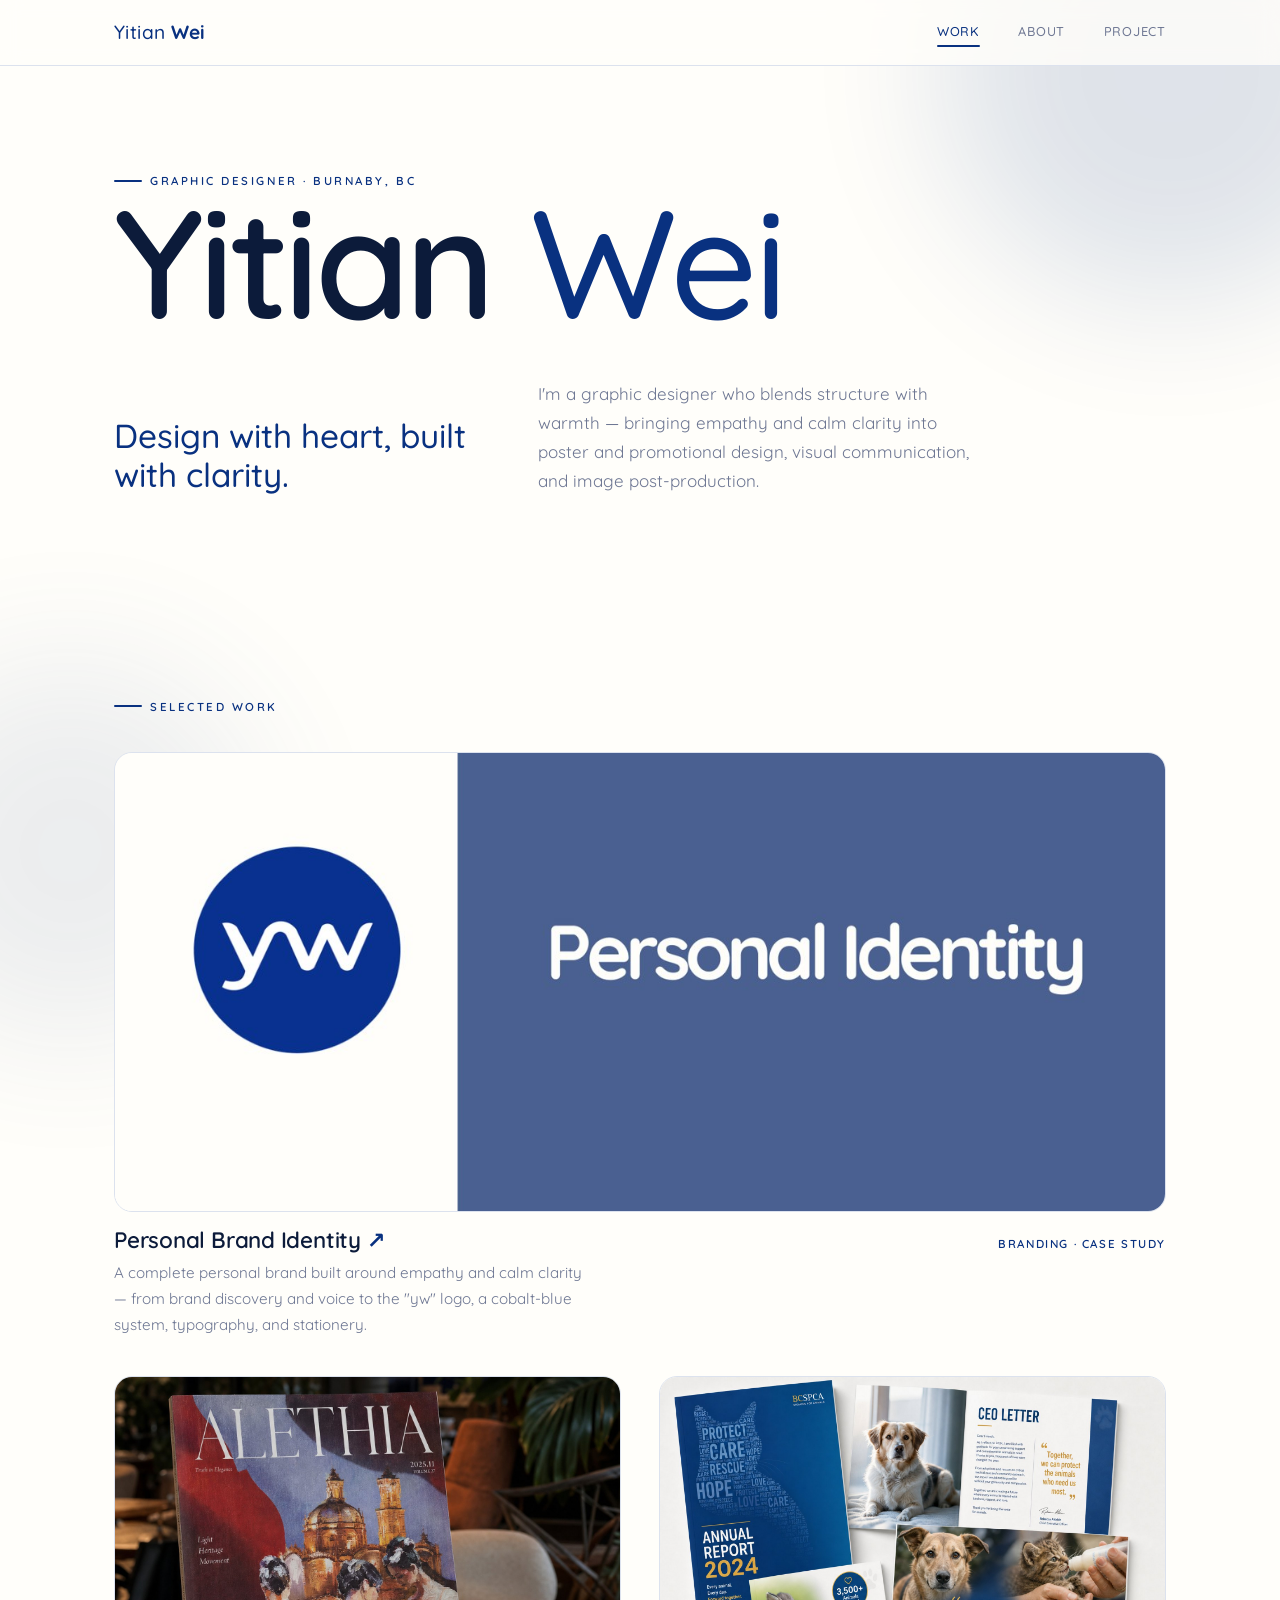
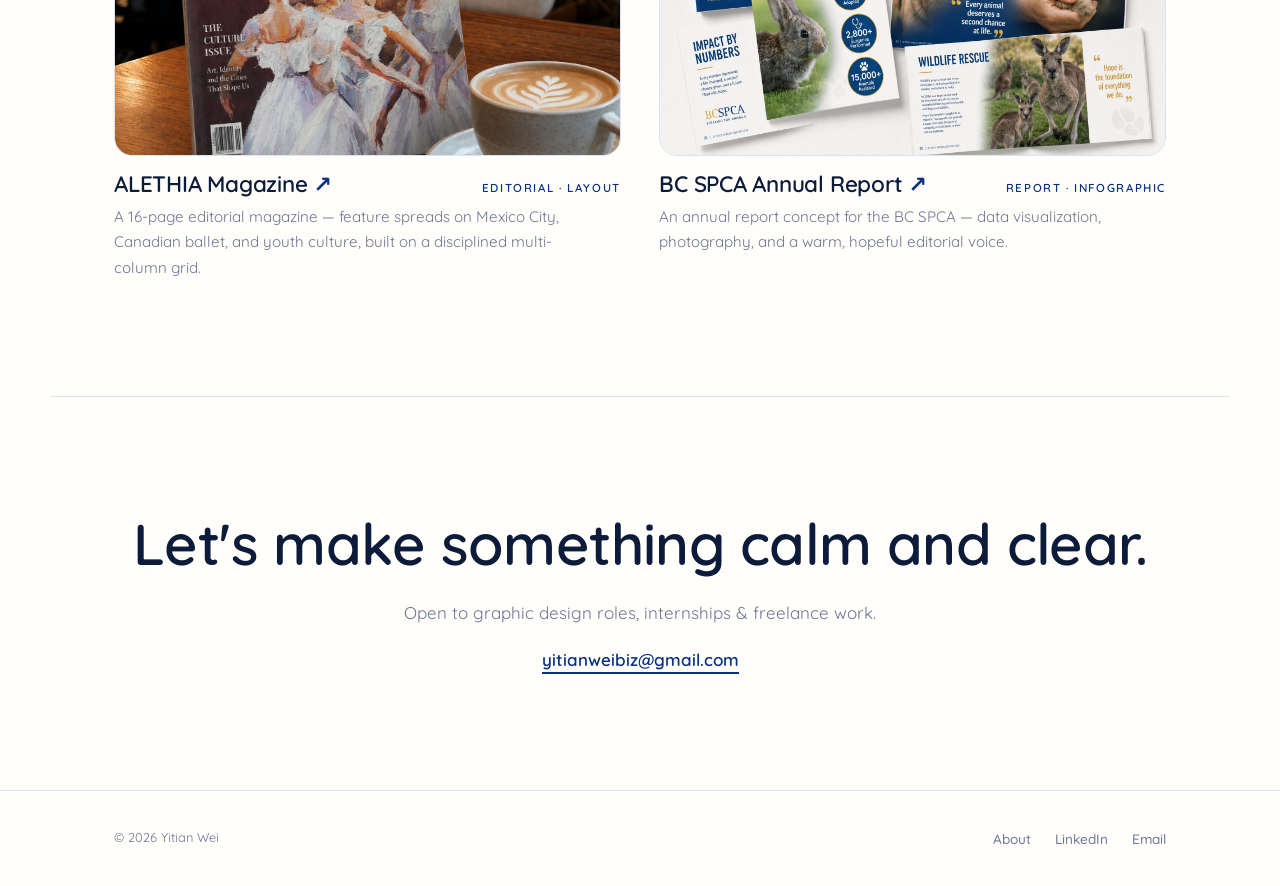
<file: index.html>
<!DOCTYPE html>
<html lang="en">
<head>
  <meta charset="UTF-8" />
  <meta name="viewport" content="width=device-width, initial-scale=1.0" />
  <title>Yitian Wei — Graphic Designer</title>
  <meta name="description" content="Yitian Wei is a graphic designer focused on poster and promotional design, visual communication, and image post-production." />
  <link rel="preconnect" href="https://fonts.googleapis.com" />
  <link rel="preconnect" href="https://fonts.gstatic.com" crossorigin />
  <link href="https://fonts.googleapis.com/css2?family=Quicksand:wght@300;400;500;600;700&display=swap" rel="stylesheet" />
  <link rel="stylesheet" href="css/styles.css" />
</head>
<body>
  <div class="blob blob--1"></div>
  <div class="blob blob--2"></div>

  <!-- NAV -->
  <nav class="nav">
    <div class="nav__inner">
      <a class="nav__logo" href="index.html">Yitian <b>Wei</b></a>
      <div class="nav__links">
        <a href="index.html" aria-current="page">Work</a>
        <a href="about.html">About</a>
        <a href="work-personal-identity.html">Project</a>
      </div>
    </div>
  </nav>

  <!-- HERO -->
  <header class="hero wrap">
    <p class="eyebrow reveal d1">Graphic Designer · Burnaby, BC</p>
    <h1 class="hero__name reveal d2">Yitian <span class="it">Wei</span></h1>
    <div class="hero__row">
      <p class="hero__headline reveal d3">Design with heart, built with clarity.</p>
      <p class="hero__intro reveal d4">
        I'm a graphic designer who blends structure with warmth — bringing empathy
        and calm clarity into poster and promotional design, visual communication,
        and image post-production.
      </p>
    </div>
  </header>

  <!-- WORKS -->
  <section class="section wrap" id="work">
    <p class="eyebrow reveal d1" style="margin-bottom:36px;">Selected Work</p>

    <div class="works">

      <!-- FEATURED PROJECT (links to the in-depth case study) -->
      <a class="work work--wide reveal d2" href="work-personal-identity.html">
        <div class="work__thumb">
          <img src="images/work-identity.jpg" alt="Personal Brand Identity — yw" />
        </div>
        <div class="work__meta">
          <h3 class="work__title">Personal Brand Identity <span class="work__arrow">↗</span></h3>
          <span class="work__tag">Branding · Case Study</span>
        </div>
        <p class="work__desc">A complete personal brand built around empathy and calm clarity — from brand discovery and voice to the "yw" logo, a cobalt-blue system, typography, and stationery.</p>
      </a>

      <!-- WORK 2 — ALETHIA Magazine -->
      <a class="work reveal d3" href="work-alethia.html">
        <div class="work__thumb">
          <img src="images/alethia-mk-cover-cafe.jpg" alt="ALETHIA editorial magazine — cover mockup" />
        </div>
        <div class="work__meta">
          <h3 class="work__title">ALETHIA Magazine <span class="work__arrow">↗</span></h3>
          <span class="work__tag">Editorial · Layout</span>
        </div>
        <p class="work__desc">A 16-page editorial magazine — feature spreads on Mexico City, Canadian ballet, and youth culture, built on a disciplined multi-column grid.</p>
      </a>

      <!-- WORK 3 — BC SPCA Annual Report -->
      <a class="work reveal d4" href="work-bcspca.html">
        <div class="work__thumb">
          <img src="images/bcspca-mk-pages.jpg" alt="BC SPCA annual report mockup" />
        </div>
        <div class="work__meta">
          <h3 class="work__title">BC SPCA Annual Report <span class="work__arrow">↗</span></h3>
          <span class="work__tag">Report · Infographic</span>
        </div>
        <p class="work__desc">An annual report concept for the BC SPCA — data visualization, photography, and a warm, hopeful editorial voice.</p>
      </a>

    </div>
  </section>

  <!-- END CTA -->
  <section class="endcta wrap">
    <h2>Let's make something calm and clear.</h2>
    <p class="muted">Open to graphic design roles, internships &amp; freelance work.</p>
    <p style="margin-top:18px;"><a class="big" href="mailto:yitianweibiz@gmail.com">yitianweibiz@gmail.com</a></p>
  </section>

  <!-- FOOTER -->
  <footer class="footer">
    <div class="footer__inner">
      <span class="copy">© 2026 Yitian Wei</span>
      <div style="display:flex; gap:24px;">
        <a href="about.html">About</a>
        <a href="https://www.linkedin.com/in/yitianw/" target="_blank" rel="noopener">LinkedIn</a>
        <a href="mailto:yitianweibiz@gmail.com">Email</a>
      </div>
    </div>
  </footer>

</body>
</html>
</file>
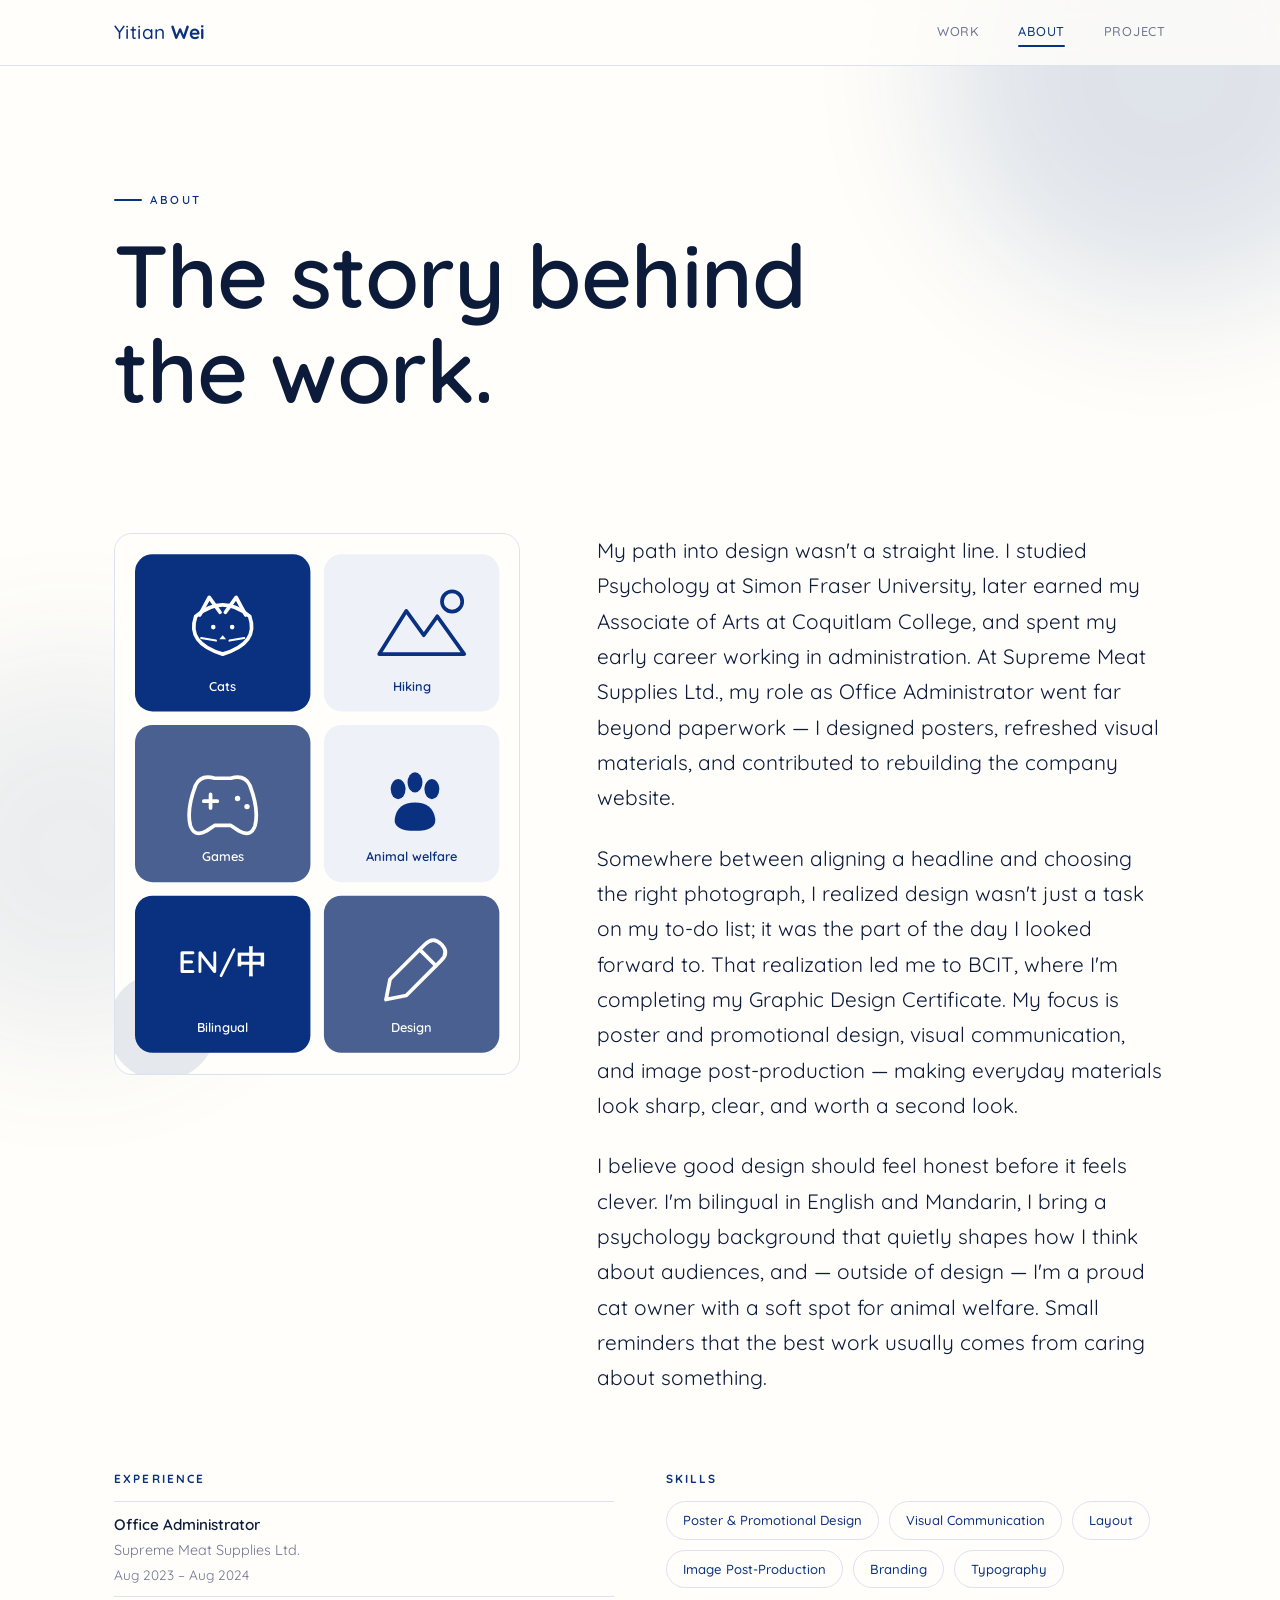
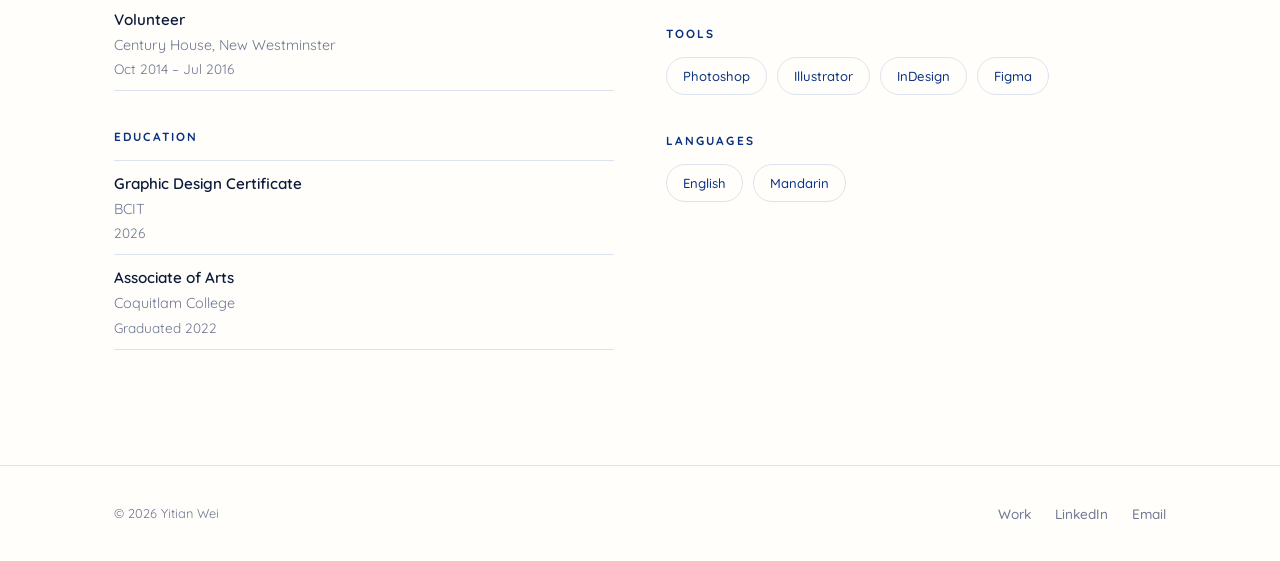
<file: about.html>
<!DOCTYPE html>
<html lang="en">
<head>
  <meta charset="UTF-8" />
  <meta name="viewport" content="width=device-width, initial-scale=1.0" />
  <title>About — Yitian Wei</title>
  <meta name="description" content="The story behind the work: Yitian Wei's path from administration into graphic design." />
  <link rel="preconnect" href="https://fonts.googleapis.com" />
  <link rel="preconnect" href="https://fonts.gstatic.com" crossorigin />
  <link href="https://fonts.googleapis.com/css2?family=Quicksand:wght@300;400;500;600;700&display=swap" rel="stylesheet" />
  <link rel="stylesheet" href="css/styles.css" />
</head>
<body>
  <div class="blob blob--1"></div>
  <div class="blob blob--2"></div>

  <!-- NAV -->
  <nav class="nav">
    <div class="nav__inner">
      <a class="nav__logo" href="index.html">Yitian <b>Wei</b></a>
      <div class="nav__links">
        <a href="index.html">Work</a>
        <a href="about.html" aria-current="page">About</a>
        <a href="work-personal-identity.html">Project</a>
      </div>
    </div>
  </nav>

  <!-- INTRO -->
  <header class="section wrap" style="padding-bottom:0;">
    <p class="eyebrow reveal d1">About</p>
    <h1 class="reveal d2" style="font-size:clamp(2.6rem,7vw,5.5rem); margin-top:18px; max-width:14ch;">The story behind the work.</h1>
  </header>

  <!-- BODY -->
  <section class="section wrap">
    <div class="about-grid">

      <!-- PORTRAIT → on-brand "interests" collage (no photo) -->
      <div class="portrait reveal d2" style="background:var(--paper-2);">
        <svg viewBox="0 0 600 800" width="100%" height="100%" preserveAspectRatio="xMidYMid slice" xmlns="http://www.w3.org/2000/svg" role="img" aria-label="A few things I love: cats, hiking, games, animal welfare, bilingual, design">
          <defs>
            <style>
              .lbl { font-family:'Quicksand',sans-serif; font-weight:600; font-size:19px; }
              .ic  { fill:none; stroke-width:5.5; stroke-linecap:round; stroke-linejoin:round; }
            </style>
          </defs>
          <rect width="600" height="800" fill="#FFFEFA"/>
          <!-- soft brand blobs -->
          <path d="M520 70 q70 30 30 90 q-50 50 -90 10 q-40 -60 60 -100 z" fill="#496091" opacity="0.16"/>
          <circle cx="70" cy="730" r="80" fill="#093180" opacity="0.10"/>

          <!-- A · Cat (cobalt) -->
          <rect x="30" y="30" width="260" height="233" rx="26" fill="#093180"/>
          <g stroke="#FFFEFA" class="ic">
            <path d="M126 120 l14 -26 l16 22"/>
            <path d="M194 120 l-14 -26 l-16 22"/>
            <path d="M120 122 q40 -34 80 0 q14 40 -40 56 q-54 -16 -40 -56 z"/>
          </g>
          <circle cx="146" cy="138" r="3.4" fill="#FFFEFA"/><circle cx="174" cy="138" r="3.4" fill="#FFFEFA"/>
          <path d="M160 150 l-5 6 h10 z" fill="#FFFEFA"/>
          <g stroke="#FFFEFA" stroke-width="3" stroke-linecap="round"><path d="M150 158 l-22 -4"/><path d="M170 158 l22 -4"/></g>
          <text x="160" y="232" text-anchor="middle" class="lbl" fill="#FFFEFA">Cats</text>

          <!-- B · Hiking (light) -->
          <rect x="310" y="30" width="260" height="233" rx="26" fill="#EEF1F8"/>
          <circle cx="500" cy="100" r="15" stroke="#093180" class="ic"/>
          <path d="M392 178 l40 -64 l26 36 l20 -28 l40 56 z" stroke="#093180" class="ic"/>
          <text x="440" y="232" text-anchor="middle" class="lbl" fill="#093180">Hiking</text>

          <!-- C · Games (muted) -->
          <rect x="30" y="283" width="260" height="233" rx="26" fill="#496091"/>
          <g stroke="#FFFEFA" class="ic">
            <path d="M120 372 q-14 36 -8 60 q6 18 24 8 l12 -8 h24 l12 8 q18 10 24 -8 q6 -24 -8 -60 q-8 -16 -28 -10 h-24 q-20 -6 -28 10 z"/>
            <path d="M132 396 h20 M142 386 v20"/>
          </g>
          <circle cx="182" cy="392" r="4" fill="#FFFEFA"/><circle cx="196" cy="404" r="4" fill="#FFFEFA"/>
          <text x="160" y="485" text-anchor="middle" class="lbl" fill="#FFFEFA">Games</text>

          <!-- D · Animal welfare paw (light) -->
          <rect x="310" y="283" width="260" height="233" rx="26" fill="#EEF1F8"/>
          <g fill="#093180">
            <ellipse cx="420" cy="378" rx="11" ry="15"/><ellipse cx="445" cy="368" rx="11" ry="15"/>
            <ellipse cx="470" cy="378" rx="11" ry="15"/>
            <path d="M445 398 q-26 0 -30 24 q-2 18 30 18 q32 0 30 -18 q-4 -24 -30 -24 z"/>
          </g>
          <text x="440" y="485" text-anchor="middle" class="lbl" fill="#093180">Animal welfare</text>

          <!-- E · Bilingual (cobalt) -->
          <rect x="30" y="536" width="260" height="233" rx="26" fill="#093180"/>
          <text x="160" y="650" text-anchor="middle" font-family="Quicksand,sans-serif" font-weight="600" font-size="46" fill="#FFFEFA">EN/中</text>
          <text x="160" y="738" text-anchor="middle" class="lbl" fill="#FFFEFA">Bilingual</text>

          <!-- F · Design (muted) -->
          <rect x="310" y="536" width="260" height="233" rx="26" fill="#496091"/>
          <g stroke="#FFFEFA" class="ic">
            <path d="M408 660 l52 -52 q12 -12 24 0 q12 12 0 24 l-52 52 l-30 6 z"/>
            <path d="M452 616 l24 24"/>
          </g>
          <text x="440" y="738" text-anchor="middle" class="lbl" fill="#FFFEFA">Design</text>
        </svg>
      </div>

      <!-- PROSE -->
      <div class="prose lead reveal d3">
        <p>
          My path into design wasn't a straight line. I studied Psychology at Simon Fraser
          University, later earned my Associate of Arts at Coquitlam College, and spent my
          early career working in administration. At Supreme Meat Supplies Ltd., my role as
          Office Administrator went far beyond paperwork — I designed posters, refreshed
          visual materials, and contributed to rebuilding the company website.
        </p>
        <p>
          Somewhere between aligning a headline and choosing the right photograph, I realized
          design wasn't just a task on my to-do list; it was the part of the day I looked
          forward to. That realization led me to BCIT, where I'm completing my Graphic Design
          Certificate. My focus is poster and promotional design, visual communication, and
          image post-production — making everyday materials look sharp, clear, and worth a
          second look.
        </p>
        <p>
          I believe good design should feel honest before it feels clever. I'm bilingual in
          English and Mandarin, I bring a psychology background that quietly shapes how I think
          about audiences, and — outside of design — I'm a proud cat owner with a soft spot for
          animal welfare. Small reminders that the best work usually comes from caring about
          something.
        </p>
      </div>
    </div>

    <!-- FACTS -->
    <div class="facts">
      <div class="reveal d3">
        <h3>Experience</h3>
        <ul>
          <li>
            <div class="role">Office Administrator</div>
            <div class="muted" style="font-size:0.9rem;">Supreme Meat Supplies Ltd.</div>
            <div class="when">Aug 2023 – Aug 2024</div>
          </li>
          <li>
            <div class="role">Volunteer</div>
            <div class="muted" style="font-size:0.9rem;">Century House, New Westminster</div>
            <div class="when">Oct 2014 – Jul 2016</div>
          </li>
        </ul>

        <h3 style="margin-top:40px;">Education</h3>
        <ul>
          <li>
            <div class="role">Graphic Design Certificate</div>
            <div class="muted" style="font-size:0.9rem;">BCIT</div>
            <div class="when">2026</div>
          </li>
          <li>
            <div class="role">Associate of Arts</div>
            <div class="muted" style="font-size:0.9rem;">Coquitlam College</div>
            <div class="when">Graduated 2022</div>
          </li>
        </ul>
      </div>

      <div class="reveal d4">
        <h3>Skills</h3>
        <div class="skills-tags">
          <span>Poster &amp; Promotional Design</span>
          <span>Visual Communication</span>
          <span>Layout</span>
          <span>Image Post-Production</span>
          <span>Branding</span>
          <span>Typography</span>
        </div>

        <h3 style="margin-top:40px;">Tools</h3>
        <div class="skills-tags">
          <span>Photoshop</span>
          <span>Illustrator</span>
          <span>InDesign</span>
          <span>Figma</span>
        </div>

        <h3 style="margin-top:40px;">Languages</h3>
        <div class="skills-tags">
          <span>English</span>
          <span>Mandarin</span>
        </div>
      </div>
    </div>
  </section>

  <!-- FOOTER -->
  <footer class="footer">
    <div class="footer__inner">
      <span class="copy">© 2026 Yitian Wei</span>
      <div style="display:flex; gap:24px;">
        <a href="index.html">Work</a>
        <a href="https://www.linkedin.com/in/yitianw/" target="_blank" rel="noopener">LinkedIn</a>
        <a href="mailto:yitianweibiz@gmail.com">Email</a>
      </div>
    </div>
  </footer>

</body>
</html>
</file>
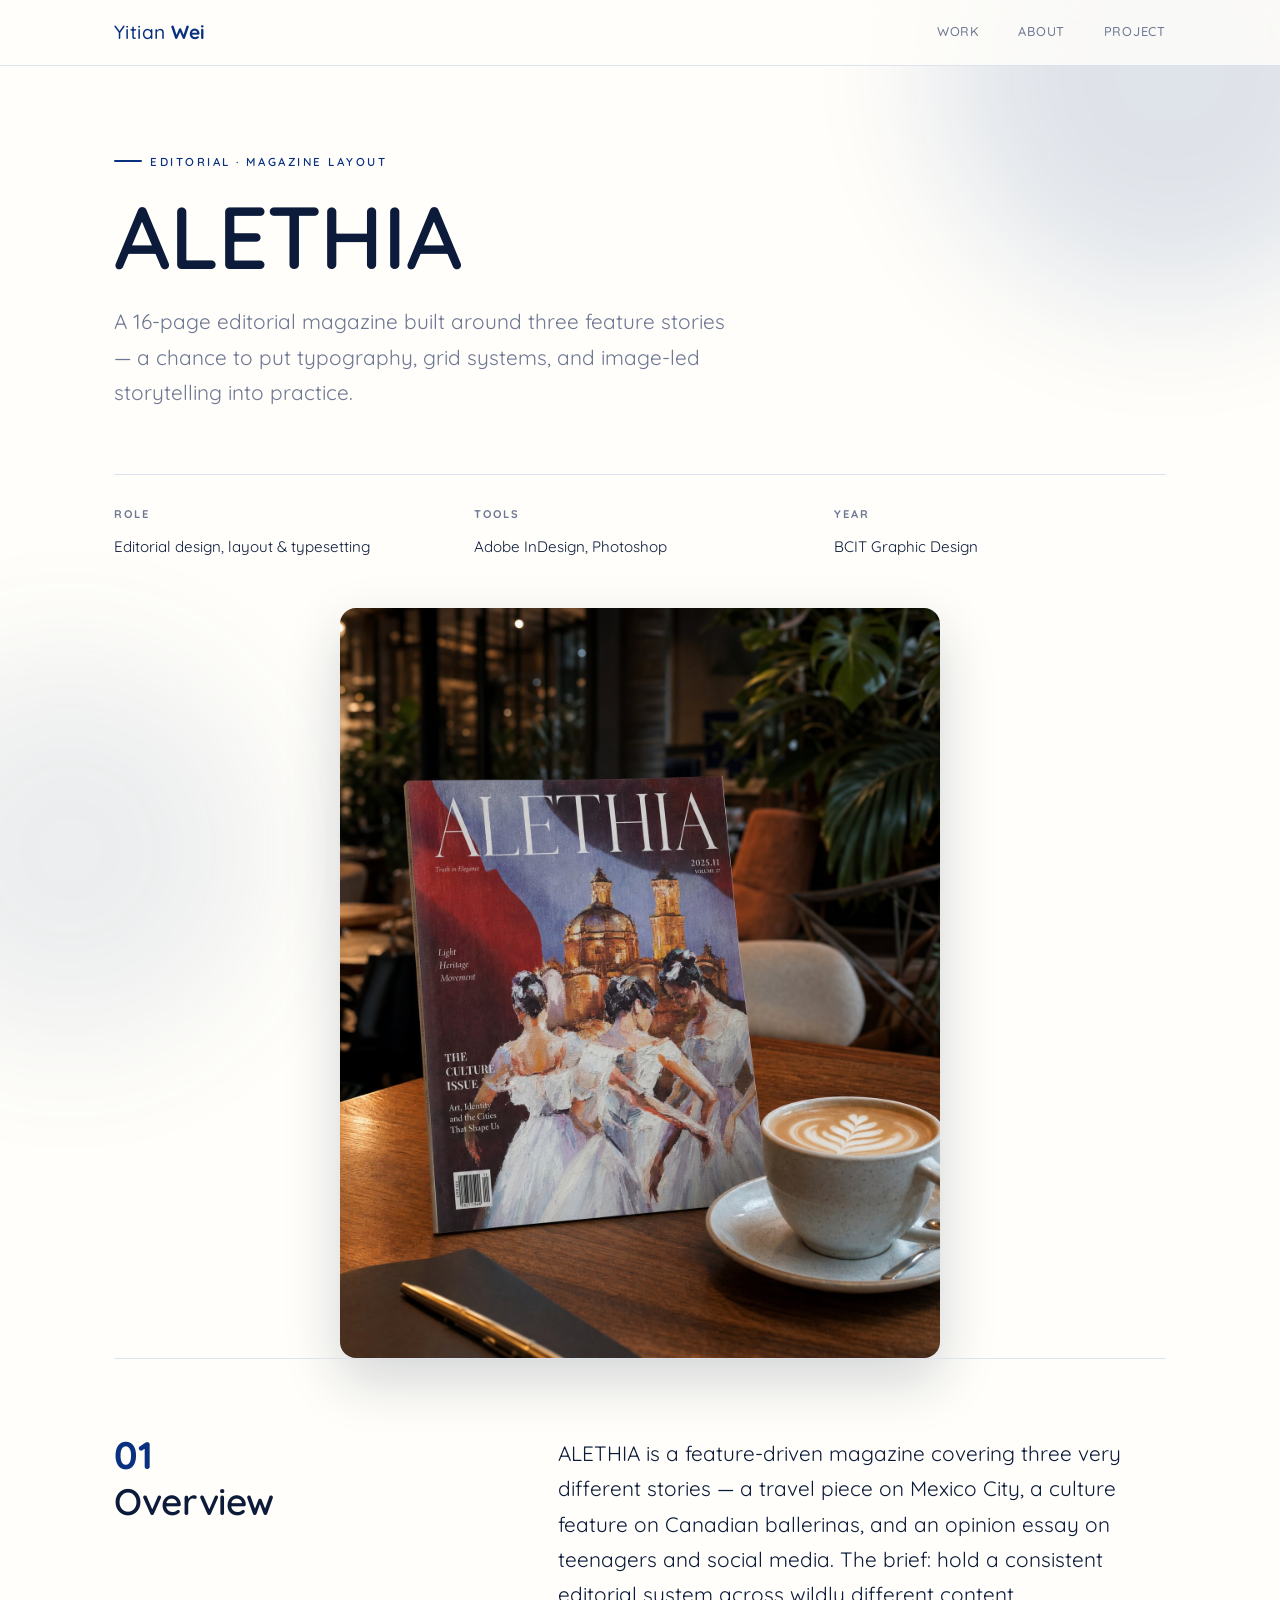
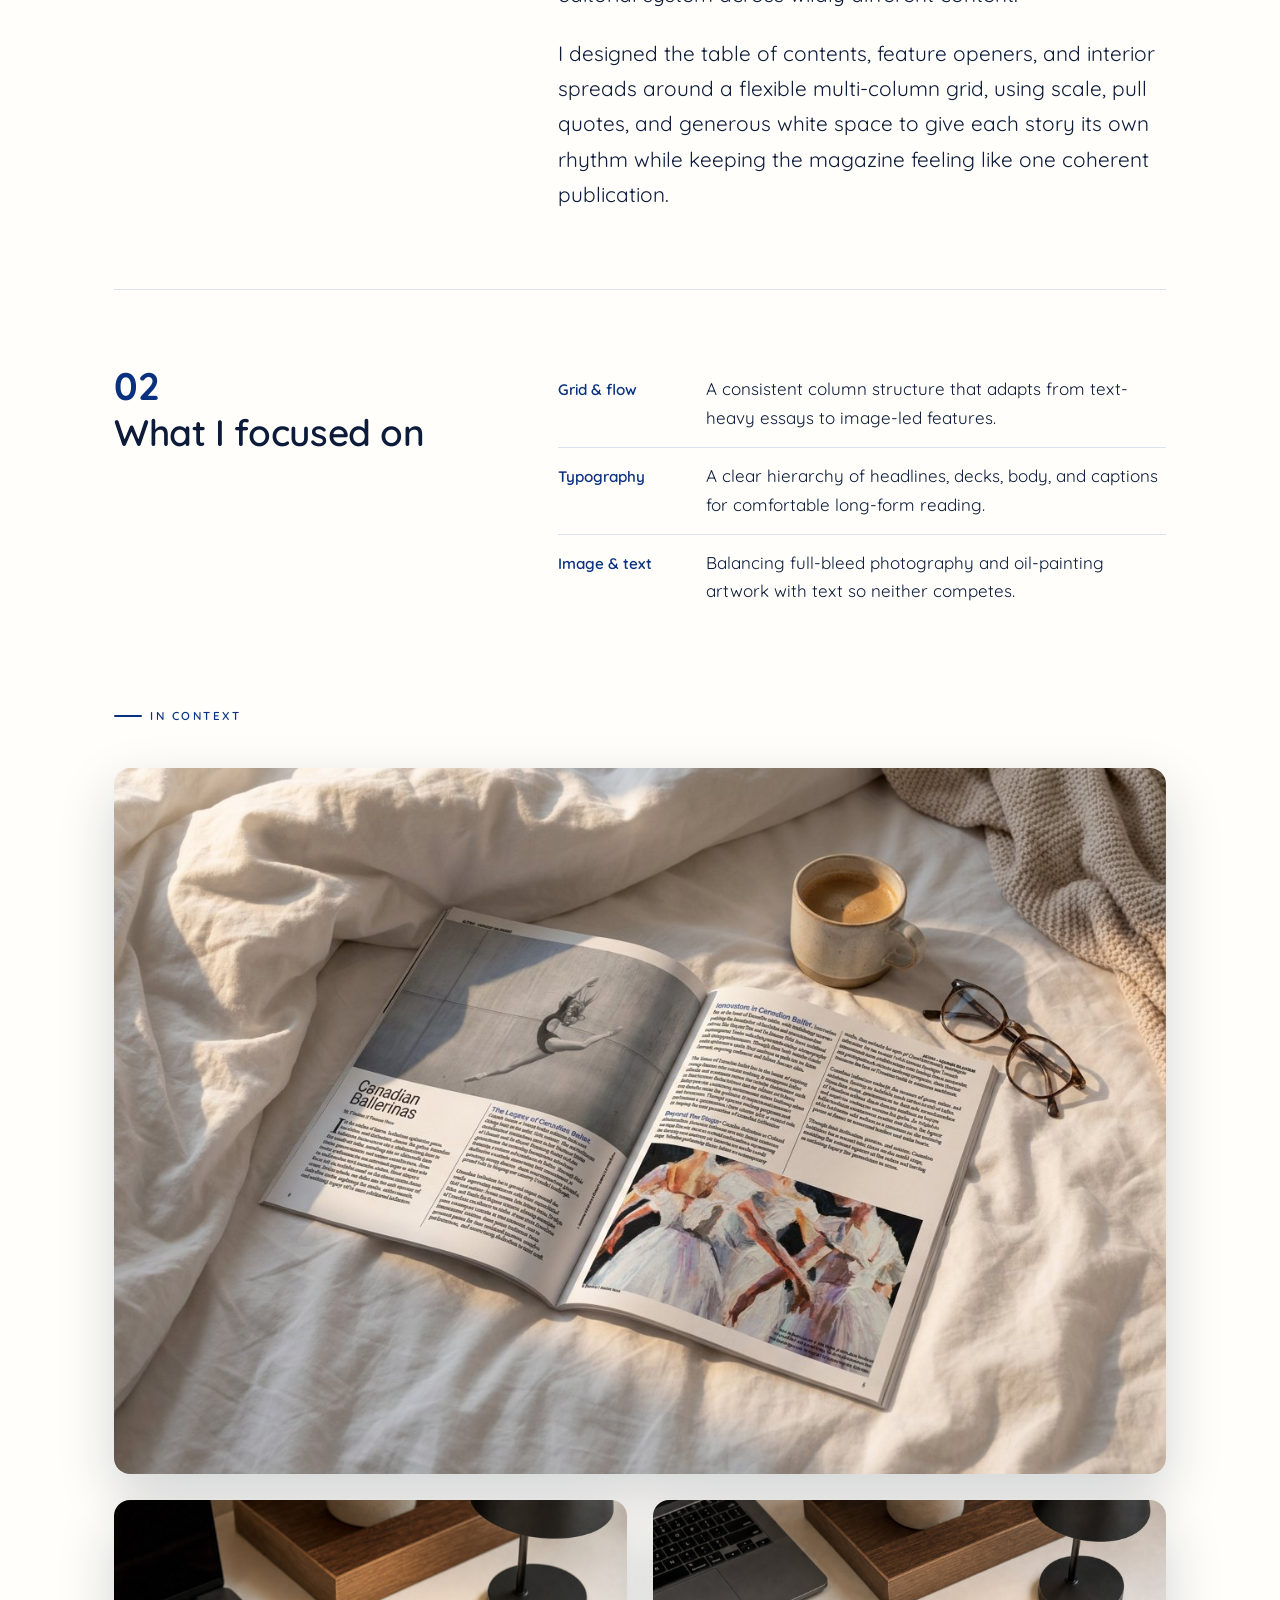
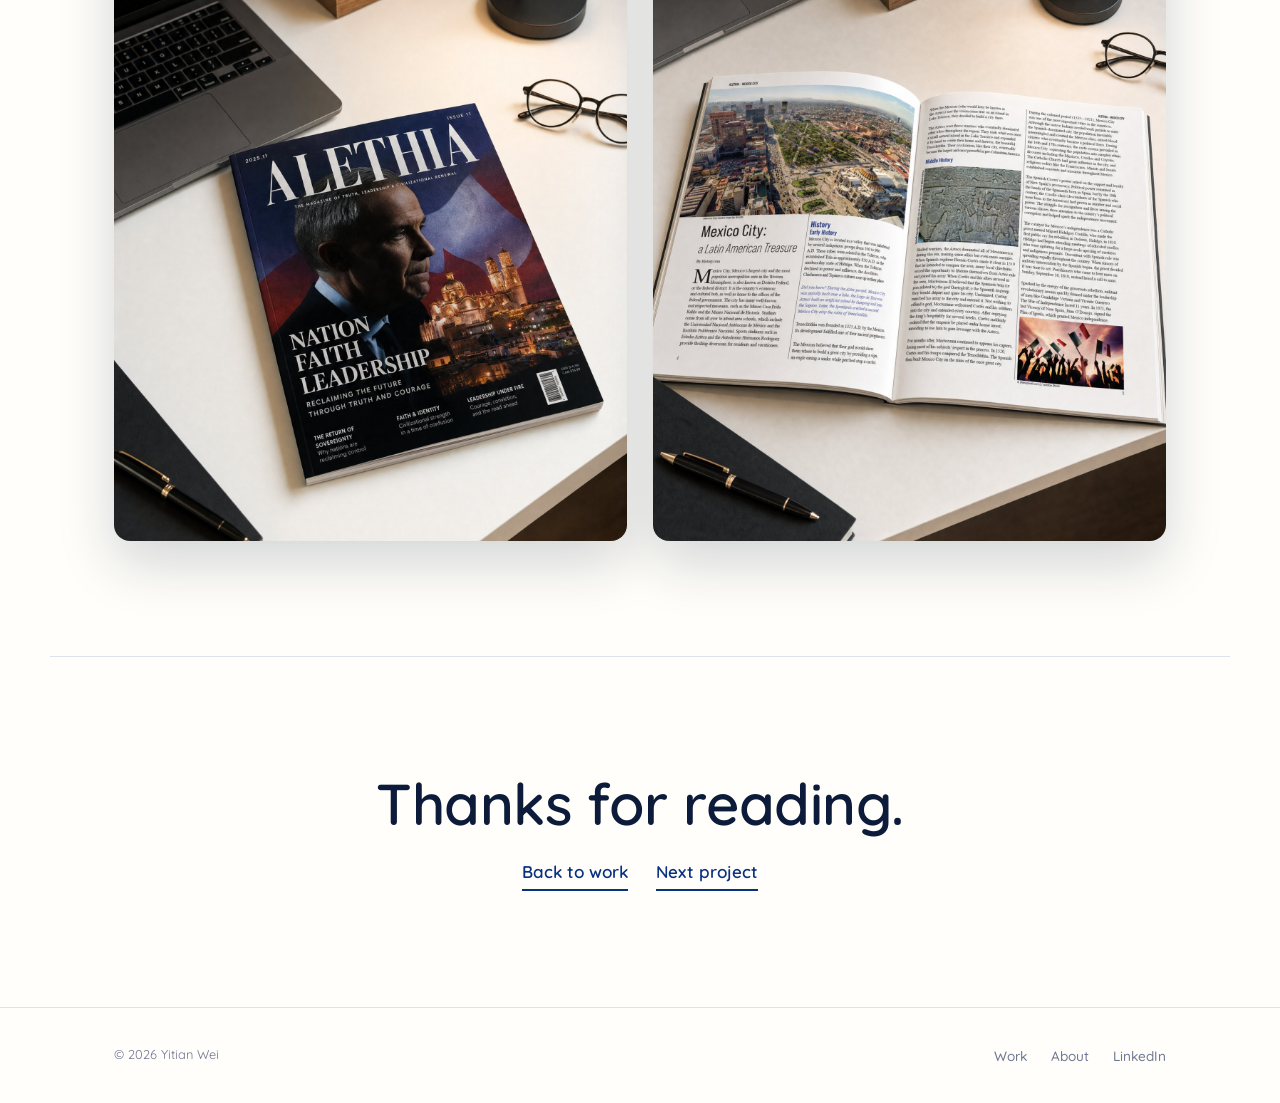
<file: work-alethia.html>
<!DOCTYPE html>
<html lang="en">
<head>
  <meta charset="UTF-8" />
  <meta name="viewport" content="width=device-width, initial-scale=1.0" />
  <title>ALETHIA Magazine — Yitian Wei</title>
  <meta name="description" content="ALETHIA — a 16-page editorial magazine: feature layouts, multi-column grids, and typographic detail." />
  <link rel="preconnect" href="https://fonts.googleapis.com" />
  <link rel="preconnect" href="https://fonts.gstatic.com" crossorigin />
  <link href="https://fonts.googleapis.com/css2?family=Quicksand:wght@300;400;500;600;700&display=swap" rel="stylesheet" />
  <link rel="stylesheet" href="css/styles.css" />
</head>
<body>
  <div class="blob blob--1"></div>
  <div class="blob blob--2"></div>

  <nav class="nav">
    <div class="nav__inner">
      <a class="nav__logo" href="index.html">Yitian <b>Wei</b></a>
      <div class="nav__links">
        <a href="index.html">Work</a>
        <a href="about.html">About</a>
        <a href="work-personal-identity.html">Project</a>
      </div>
    </div>
  </nav>

  <header class="case-hero wrap">
    <p class="eyebrow reveal d1">Editorial · Magazine Layout</p>
    <h1 class="reveal d2">ALETHIA</h1>
    <p class="lead muted reveal d3" style="margin-top:20px;">
      A 16-page editorial magazine built around three feature stories — a chance to put
      typography, grid systems, and image-led storytelling into practice.
    </p>
    <div class="case-facts reveal d4">
      <div><h4>Role</h4><p>Editorial design, layout &amp; typesetting</p></div>
      <div><h4>Tools</h4><p>Adobe InDesign, Photoshop</p></div>
      <div><h4>Year</h4><p>BCIT Graphic Design</p></div>
    </div>
  </header>

  <section class="wrap" style="padding-top:clamp(28px,5vw,48px);">
    <div class="shot hero-shot"><img src="images/alethia-mk-cover-cafe.jpg" alt="ALETHIA — The Culture Issue, cover mockup on a café table" /></div>
  </section>

  <section class="wrap">
    <div class="case-block">
      <div><div class="num">01</div><h2>Overview</h2></div>
      <div class="body lead">
        <p>
          ALETHIA is a feature-driven magazine covering three very different stories — a travel
          piece on Mexico City, a culture feature on Canadian ballerinas, and an opinion essay on
          teenagers and social media. The brief: hold a consistent editorial system across wildly
          different content.
        </p>
        <p>
          I designed the table of contents, feature openers, and interior spreads around a flexible
          multi-column grid, using scale, pull quotes, and generous white space to give each story
          its own rhythm while keeping the magazine feeling like one coherent publication.
        </p>
      </div>
    </div>
    <div class="case-block">
      <div><div class="num">02</div><h2>What I focused on</h2></div>
      <div class="body">
        <ul class="steps">
          <li><b>Grid &amp; flow</b><span>A consistent column structure that adapts from text-heavy essays to image-led features.</span></li>
          <li><b>Typography</b><span>A clear hierarchy of headlines, decks, body, and captions for comfortable long-form reading.</span></li>
          <li><b>Image &amp; text</b><span>Balancing full-bleed photography and oil-painting artwork with text so neither competes.</span></li>
        </ul>
      </div>
    </div>
  </section>

  <section class="section wrap" style="padding-top:0;">
    <p class="eyebrow" style="margin-bottom:24px;">In Context</p>
    <div class="brandbook">
      <div class="bb full shot"><img src="images/alethia-mk-spread-bed.jpg" alt="ALETHIA — Canadian Ballerinas spread, open on a bed" /></div>
      <div class="bb shot"><img src="images/alethia-mk-cover-desk.jpg" alt="ALETHIA cover mockup on a desk" /></div>
      <div class="bb shot"><img src="images/alethia-mk-spread-desk.jpg" alt="ALETHIA — Mexico City spread, open on a desk" /></div>
    </div>
  </section>

  <section class="endcta wrap">
    <h2>Thanks for reading.</h2>
    <p style="margin-top:14px; display:flex; gap:28px; justify-content:center; flex-wrap:wrap;">
      <a class="big" href="index.html">Back to work</a>
      <a class="big" href="work-personal-identity.html">Next project</a>
    </p>
  </section>

  <footer class="footer">
    <div class="footer__inner">
      <span class="copy">© 2026 Yitian Wei</span>
      <div style="display:flex; gap:24px;">
        <a href="index.html">Work</a>
        <a href="about.html">About</a>
        <a href="https://www.linkedin.com/in/yitianw/" target="_blank" rel="noopener">LinkedIn</a>
      </div>
    </div>
  </footer>
</body>
</html>
</file>
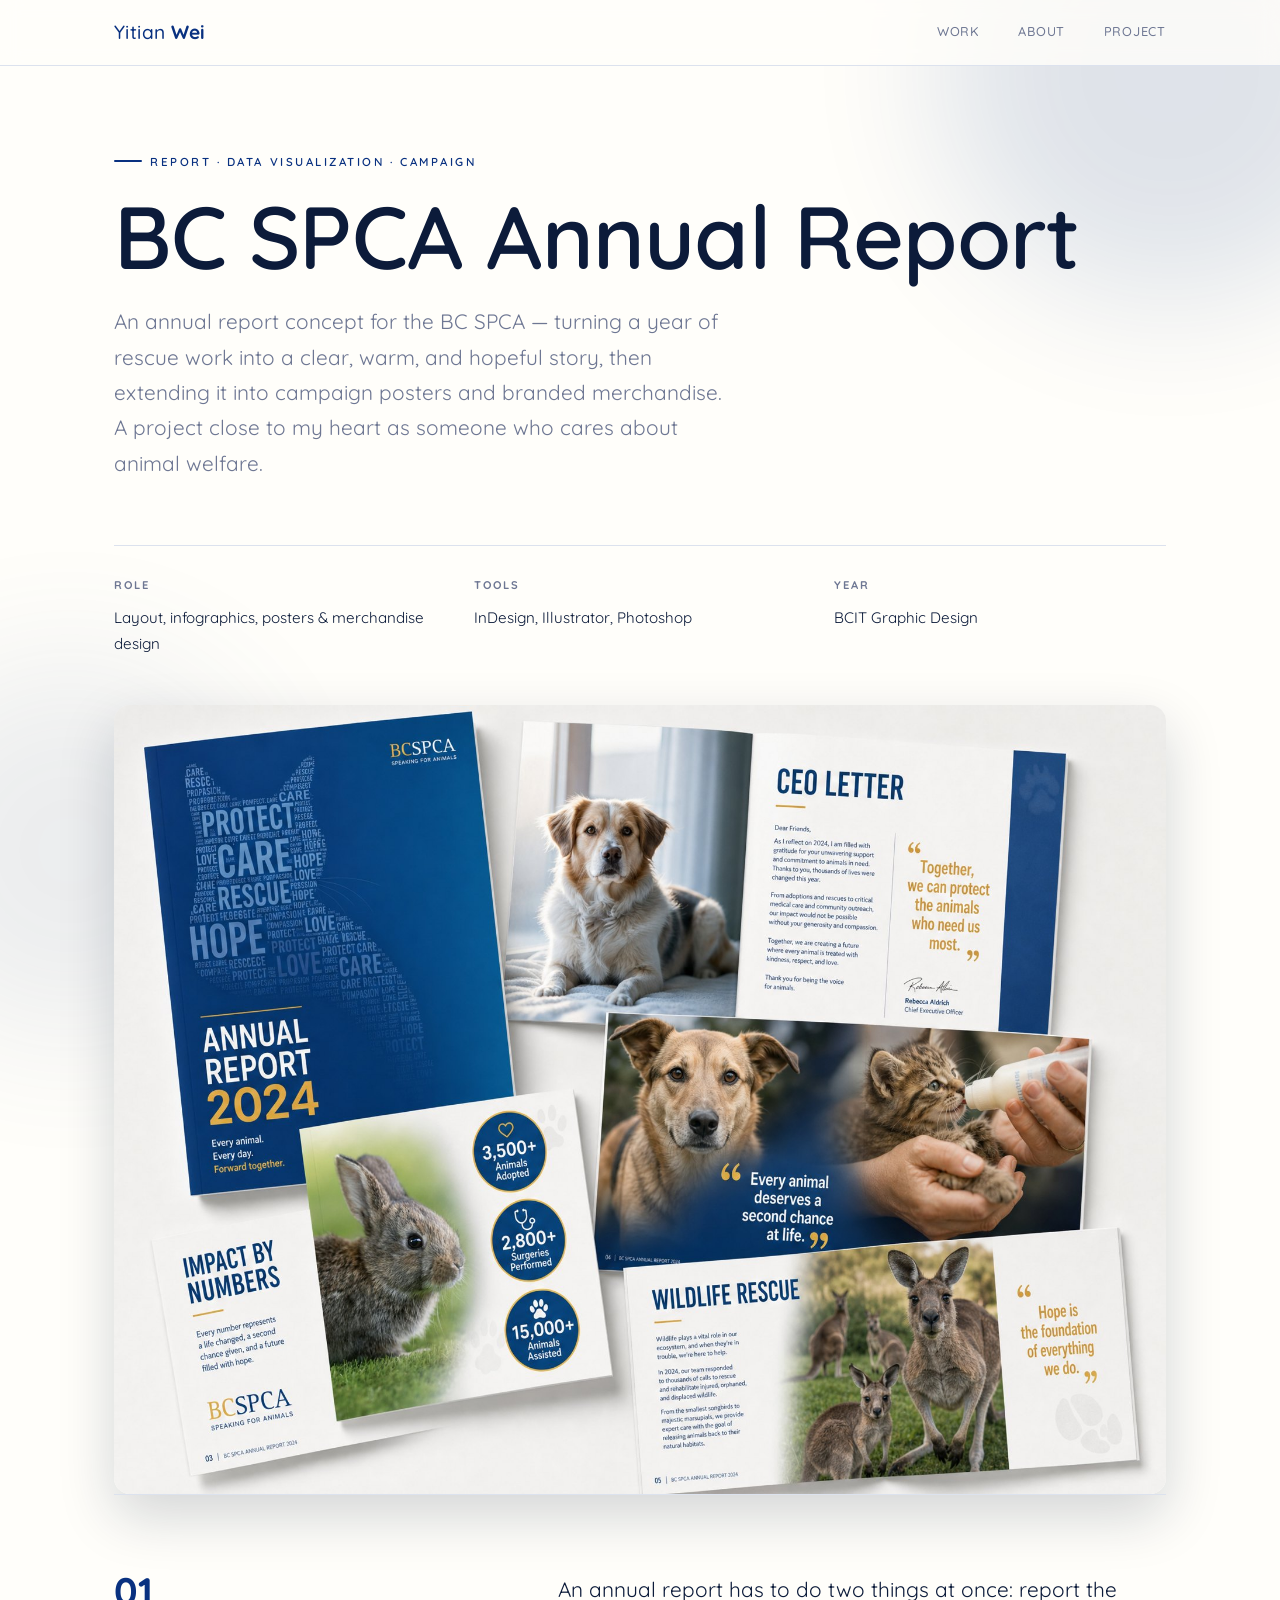
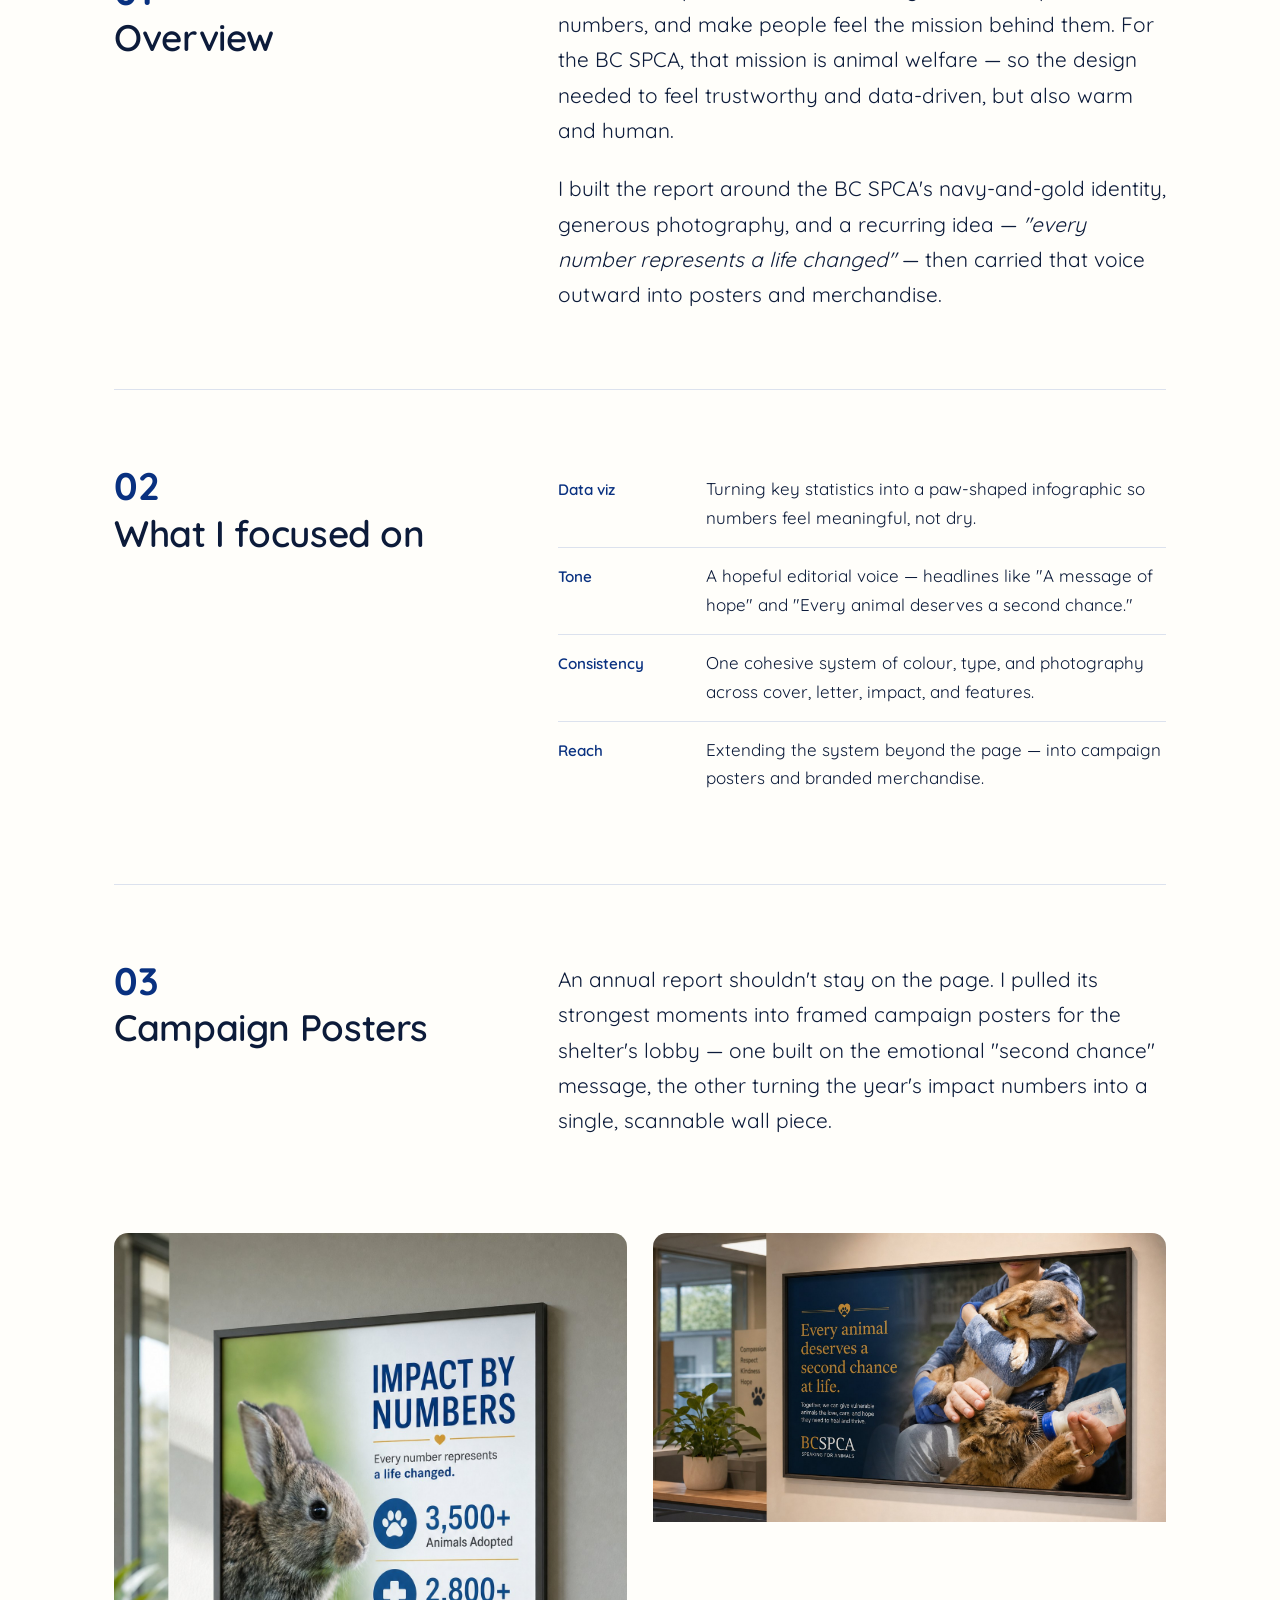
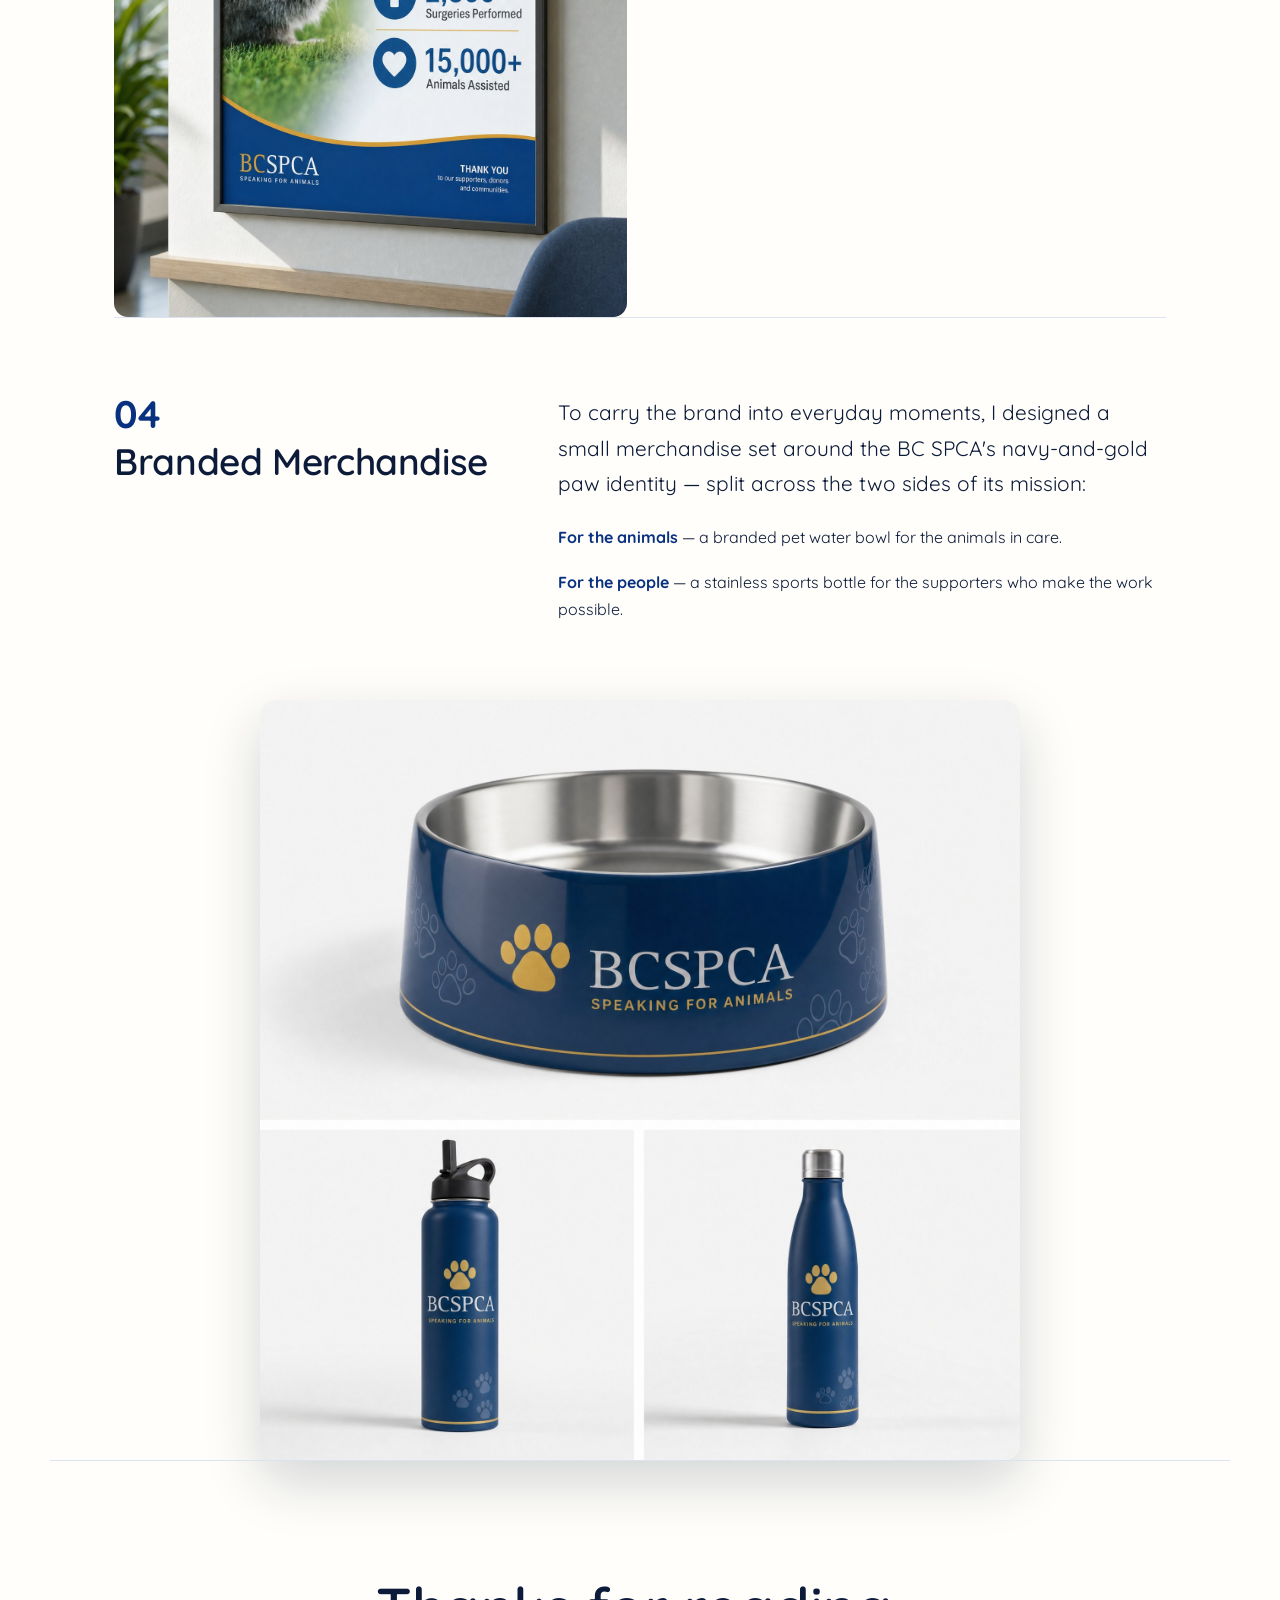
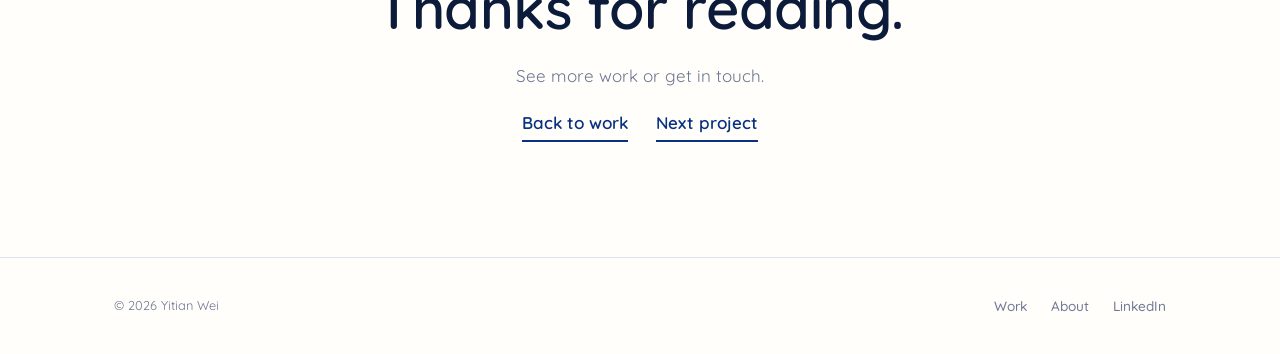
<file: work-bcspca.html>
<!DOCTYPE html>
<html lang="en">
<head>
  <meta charset="UTF-8" />
  <meta name="viewport" content="width=device-width, initial-scale=1.0" />
  <title>BC SPCA Annual Report — Yitian Wei</title>
  <meta name="description" content="An annual report concept for the BC SPCA — data visualization, photography, campaign posters, and branded merchandise." />
  <link rel="preconnect" href="https://fonts.googleapis.com" />
  <link rel="preconnect" href="https://fonts.gstatic.com" crossorigin />
  <link href="https://fonts.googleapis.com/css2?family=Quicksand:wght@300;400;500;600;700&display=swap" rel="stylesheet" />
  <link rel="stylesheet" href="css/styles.css" />
</head>
<body>
  <div class="blob blob--1"></div>
  <div class="blob blob--2"></div>

  <nav class="nav">
    <div class="nav__inner">
      <a class="nav__logo" href="index.html">Yitian <b>Wei</b></a>
      <div class="nav__links">
        <a href="index.html">Work</a>
        <a href="about.html">About</a>
        <a href="work-personal-identity.html">Project</a>
      </div>
    </div>
  </nav>

  <header class="case-hero wrap">
    <p class="eyebrow reveal d1">Report · Data Visualization · Campaign</p>
    <h1 class="reveal d2">BC SPCA Annual Report</h1>
    <p class="lead muted reveal d3" style="margin-top:20px;">
      An annual report concept for the BC SPCA — turning a year of rescue work into a clear,
      warm, and hopeful story, then extending it into campaign posters and branded merchandise.
      A project close to my heart as someone who cares about animal welfare.
    </p>
    <div class="case-facts reveal d4">
      <div><h4>Role</h4><p>Layout, infographics, posters &amp; merchandise design</p></div>
      <div><h4>Tools</h4><p>InDesign, Illustrator, Photoshop</p></div>
      <div><h4>Year</h4><p>BCIT Graphic Design</p></div>
    </div>
  </header>

  <section class="wrap" style="padding-top:clamp(28px,5vw,48px);">
    <div class="shot"><img src="images/bcspca-mk-pages.jpg" alt="BC SPCA annual report — cover and interior pages" /></div>
  </section>

  <!-- 01 OVERVIEW -->
  <section class="wrap">
    <div class="case-block">
      <div><div class="num">01</div><h2>Overview</h2></div>
      <div class="body lead">
        <p>
          An annual report has to do two things at once: report the numbers, and make people
          feel the mission behind them. For the BC SPCA, that mission is animal welfare — so the
          design needed to feel trustworthy and data-driven, but also warm and human.
        </p>
        <p>
          I built the report around the BC SPCA's navy-and-gold identity, generous photography,
          and a recurring idea — <em>"every number represents a life changed"</em> — then carried
          that voice outward into posters and merchandise.
        </p>
      </div>
    </div>

    <!-- 02 FOCUS -->
    <div class="case-block">
      <div><div class="num">02</div><h2>What I focused on</h2></div>
      <div class="body">
        <ul class="steps">
          <li><b>Data viz</b><span>Turning key statistics into a paw-shaped infographic so numbers feel meaningful, not dry.</span></li>
          <li><b>Tone</b><span>A hopeful editorial voice — headlines like "A message of hope" and "Every animal deserves a second chance."</span></li>
          <li><b>Consistency</b><span>One cohesive system of colour, type, and photography across cover, letter, impact, and features.</span></li>
          <li><b>Reach</b><span>Extending the system beyond the page — into campaign posters and branded merchandise.</span></li>
        </ul>
      </div>
    </div>

    <!-- 03 POSTERS -->
    <div class="case-block">
      <div><div class="num">03</div><h2>Campaign Posters</h2></div>
      <div class="body lead">
        <p>
          An annual report shouldn't stay on the page. I pulled its strongest moments into framed
          campaign posters for the shelter's lobby — one built on the emotional "second chance"
          message, the other turning the year's impact numbers into a single, scannable wall piece.
        </p>
      </div>
    </div>
  </section>

  <section class="wrap" style="padding-top:0;">
    <div class="brandbook">
      <div class="bb photo" style="border:none;background:transparent;"><img src="images/bcspca-mk-poster-impact.jpg" alt="Impact by Numbers poster, framed on a wall" /></div>
      <div class="bb photo" style="border:none;background:transparent;"><img src="images/bcspca-mk-poster-quote.jpg" alt="Second chance quote poster, framed on a wall" /></div>
    </div>
  </section>

  <!-- 04 MERCH -->
  <section class="wrap">
    <div class="case-block">
      <div><div class="num">04</div><h2>Branded Merchandise</h2></div>
      <div class="body lead">
        <p>
          To carry the brand into everyday moments, I designed a small merchandise set around the
          BC SPCA's navy-and-gold paw identity — split across the two sides of its mission:
        </p>
        <p style="font-size:1rem;">
          <strong style="color:var(--accent);">For the animals</strong> — a branded pet water bowl
          for the animals in care.
        </p>
        <p style="font-size:1rem;">
          <strong style="color:var(--accent);">For the people</strong> — a stainless sports bottle
          for the supporters who make the work possible.
        </p>
      </div>
    </div>
  </section>

  <section class="wrap" style="padding-top:0;">
    <div class="shot merch-wrap"><img src="images/bcspca-mk-merch.jpg" alt="BC SPCA branded pet water bowl and sports water bottles" /></div>
  </section>

  <section class="endcta wrap">
    <h2>Thanks for reading.</h2>
    <p class="muted">See more work or get in touch.</p>
    <p style="margin-top:18px; display:flex; gap:28px; justify-content:center; flex-wrap:wrap;">
      <a class="big" href="index.html">Back to work</a>
      <a class="big" href="work-alethia.html">Next project</a>
    </p>
  </section>

  <footer class="footer">
    <div class="footer__inner">
      <span class="copy">© 2026 Yitian Wei</span>
      <div style="display:flex; gap:24px;">
        <a href="index.html">Work</a>
        <a href="about.html">About</a>
        <a href="https://www.linkedin.com/in/yitianw/" target="_blank" rel="noopener">LinkedIn</a>
      </div>
    </div>
  </footer>
</body>
</html>
</file>
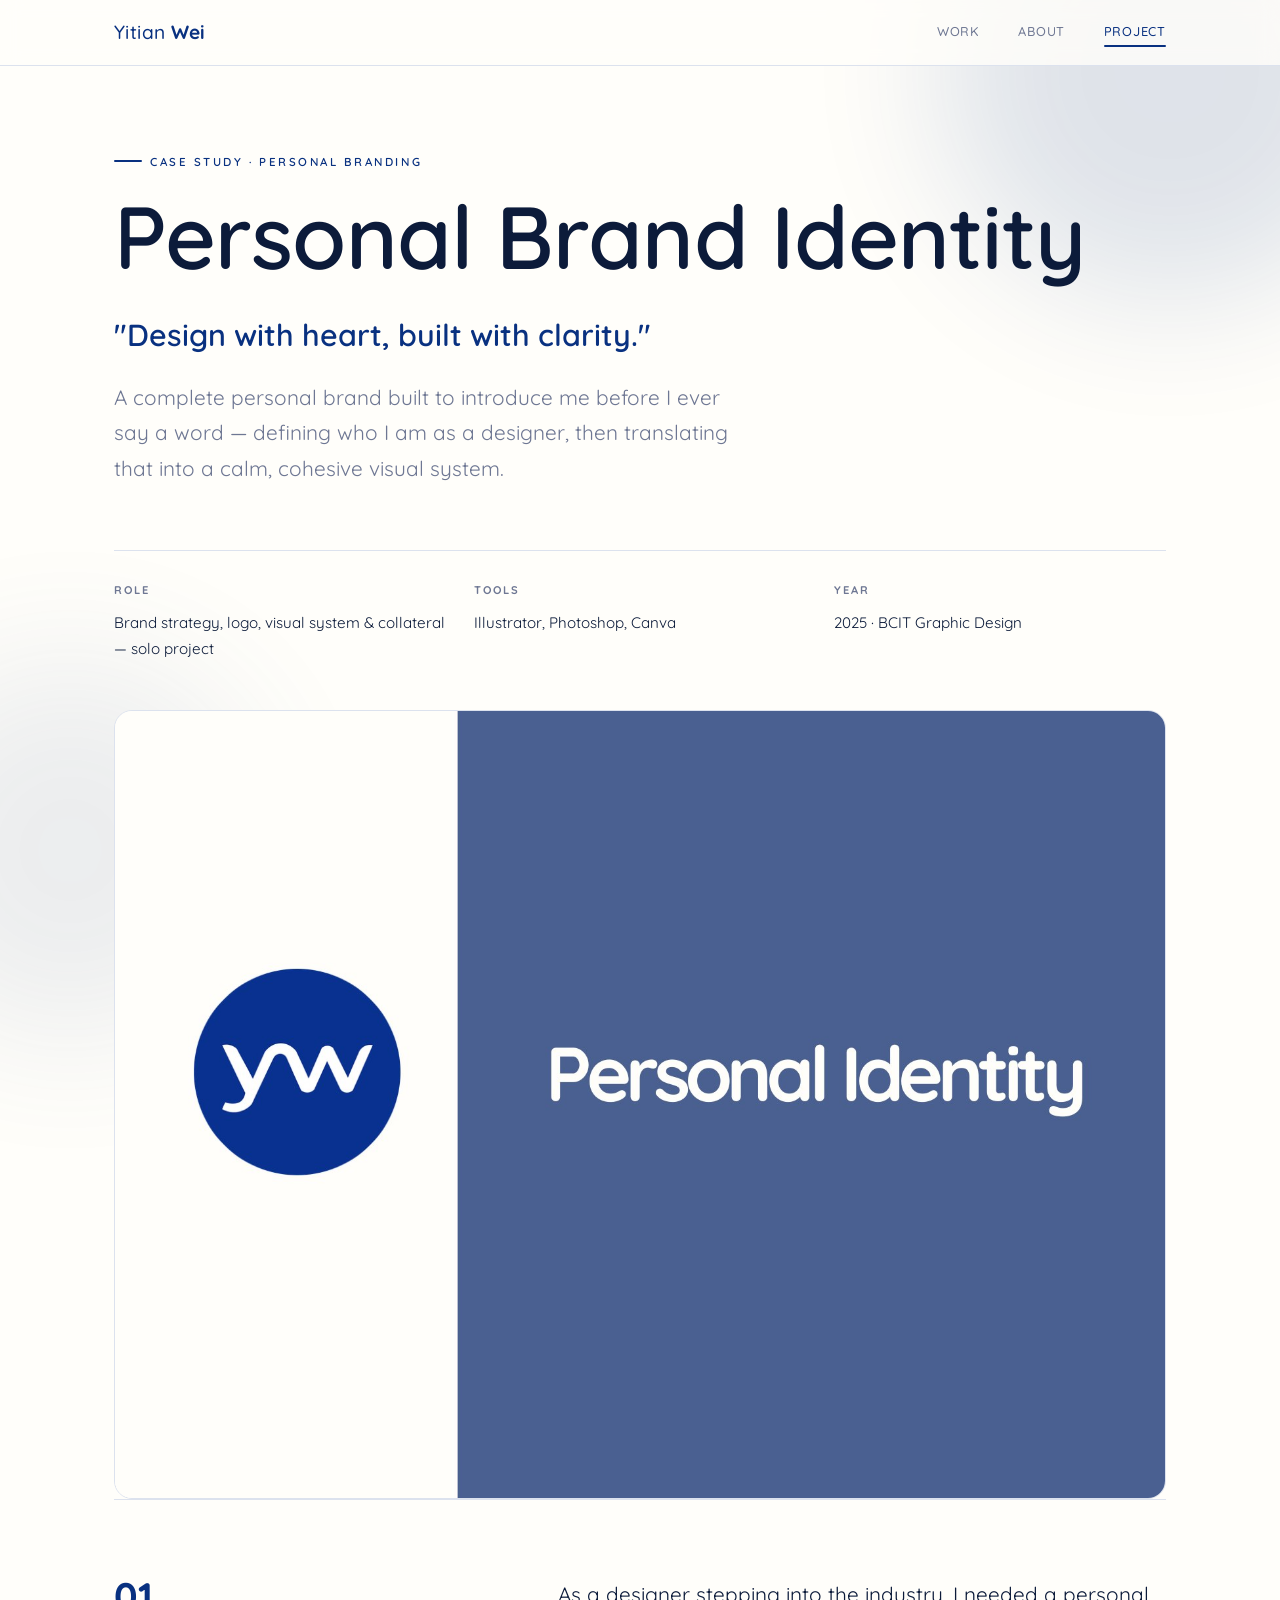
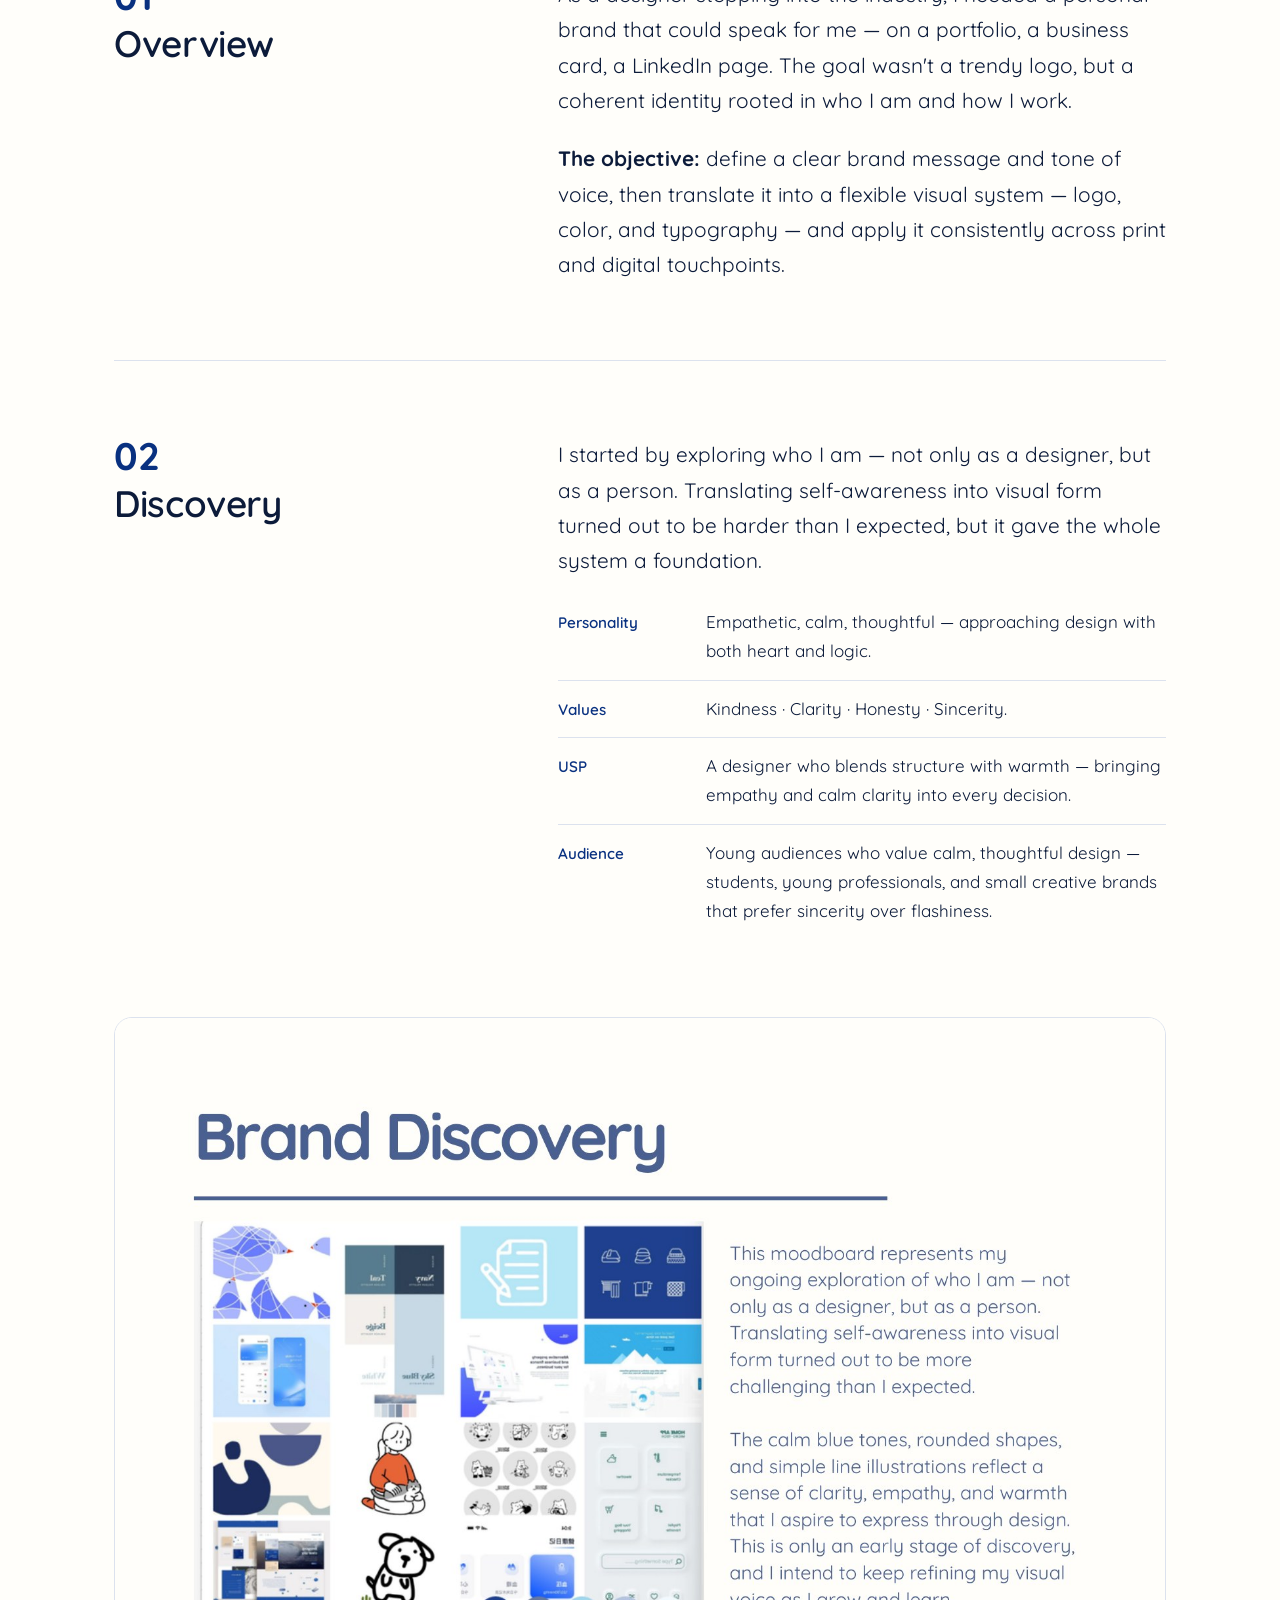
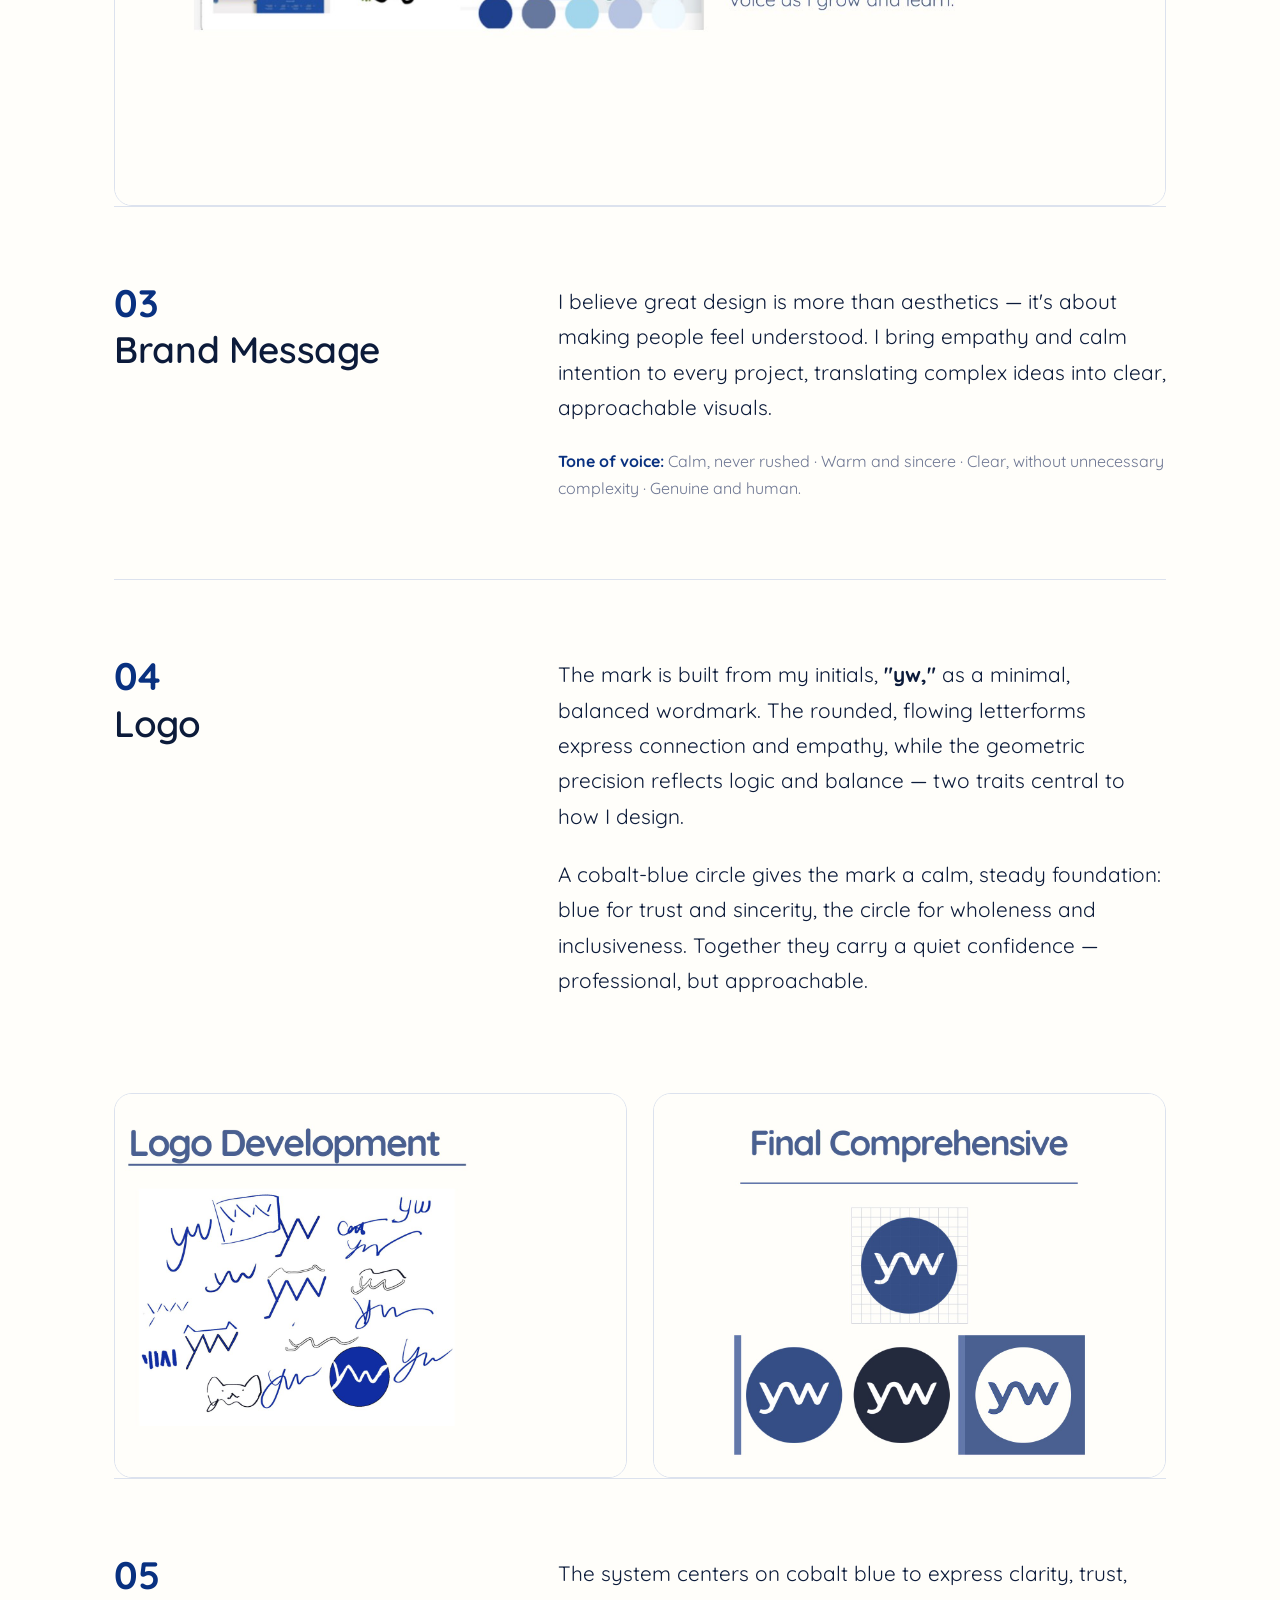
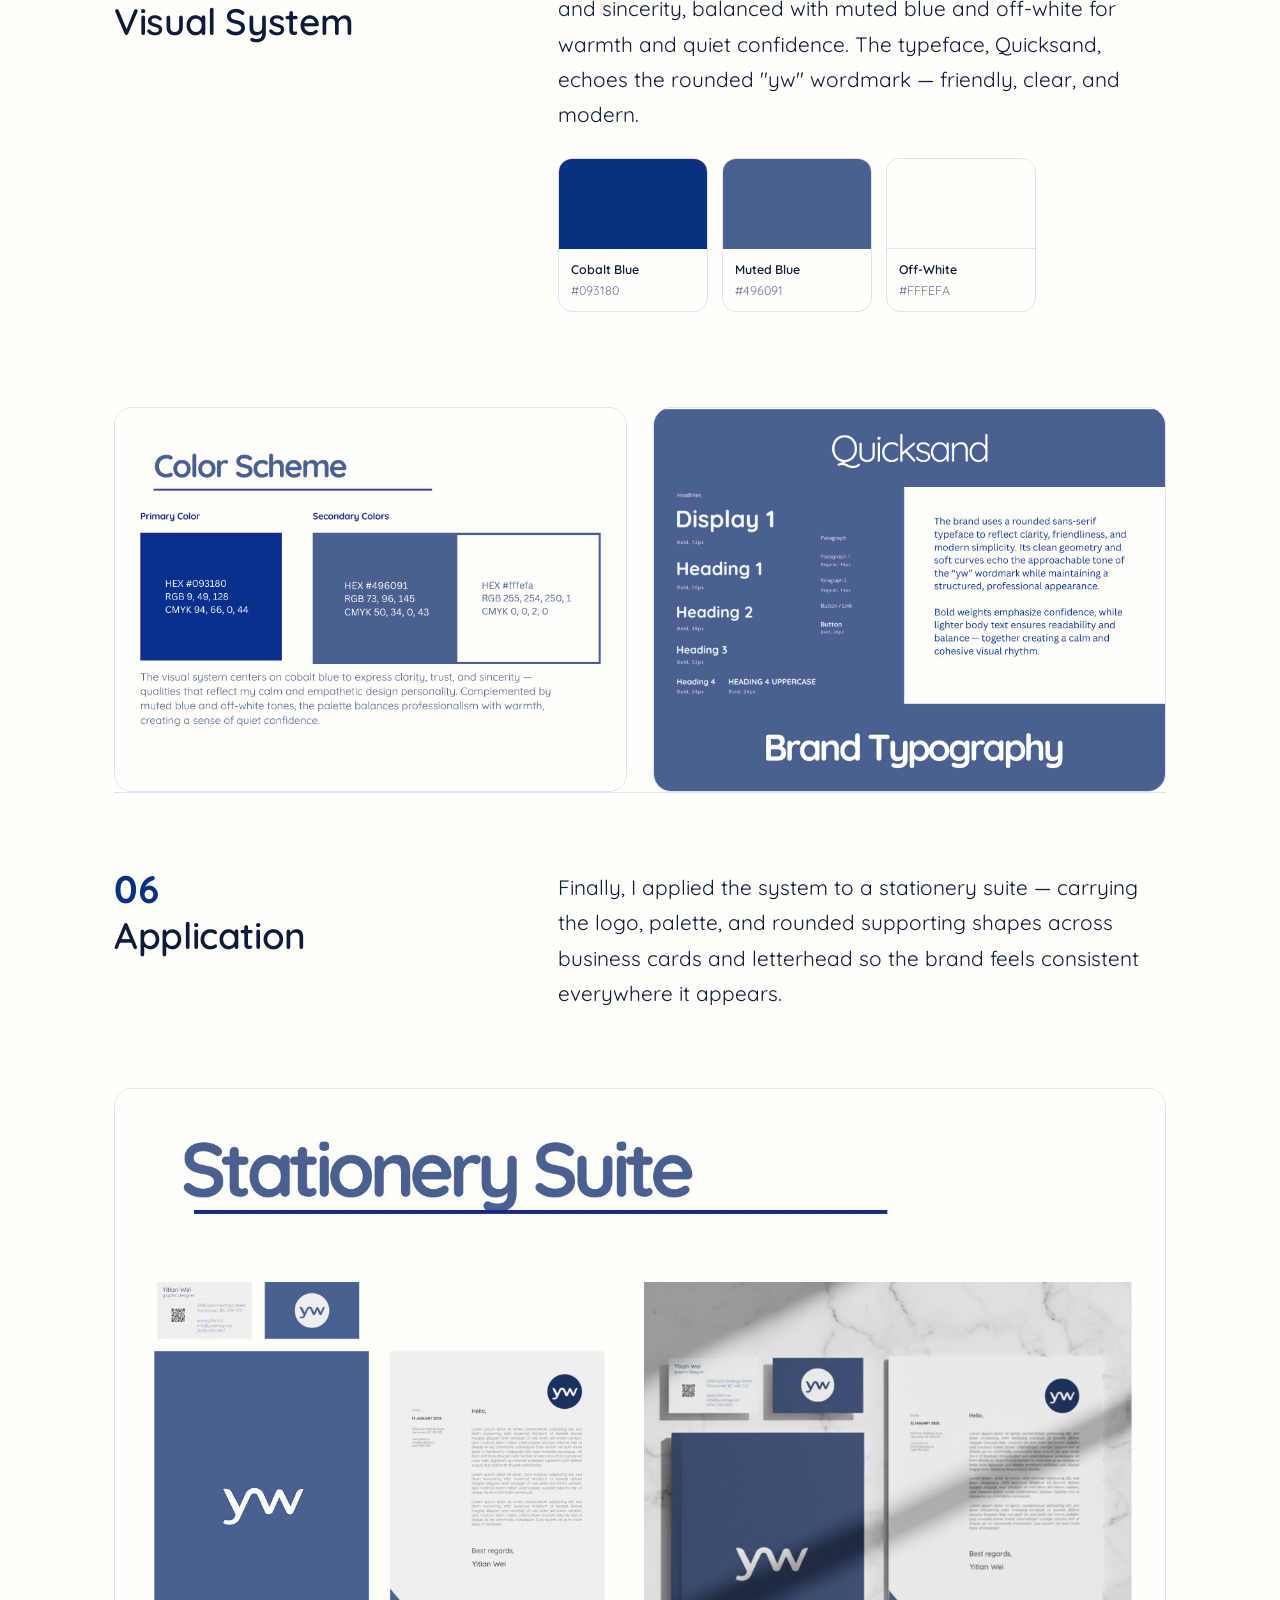
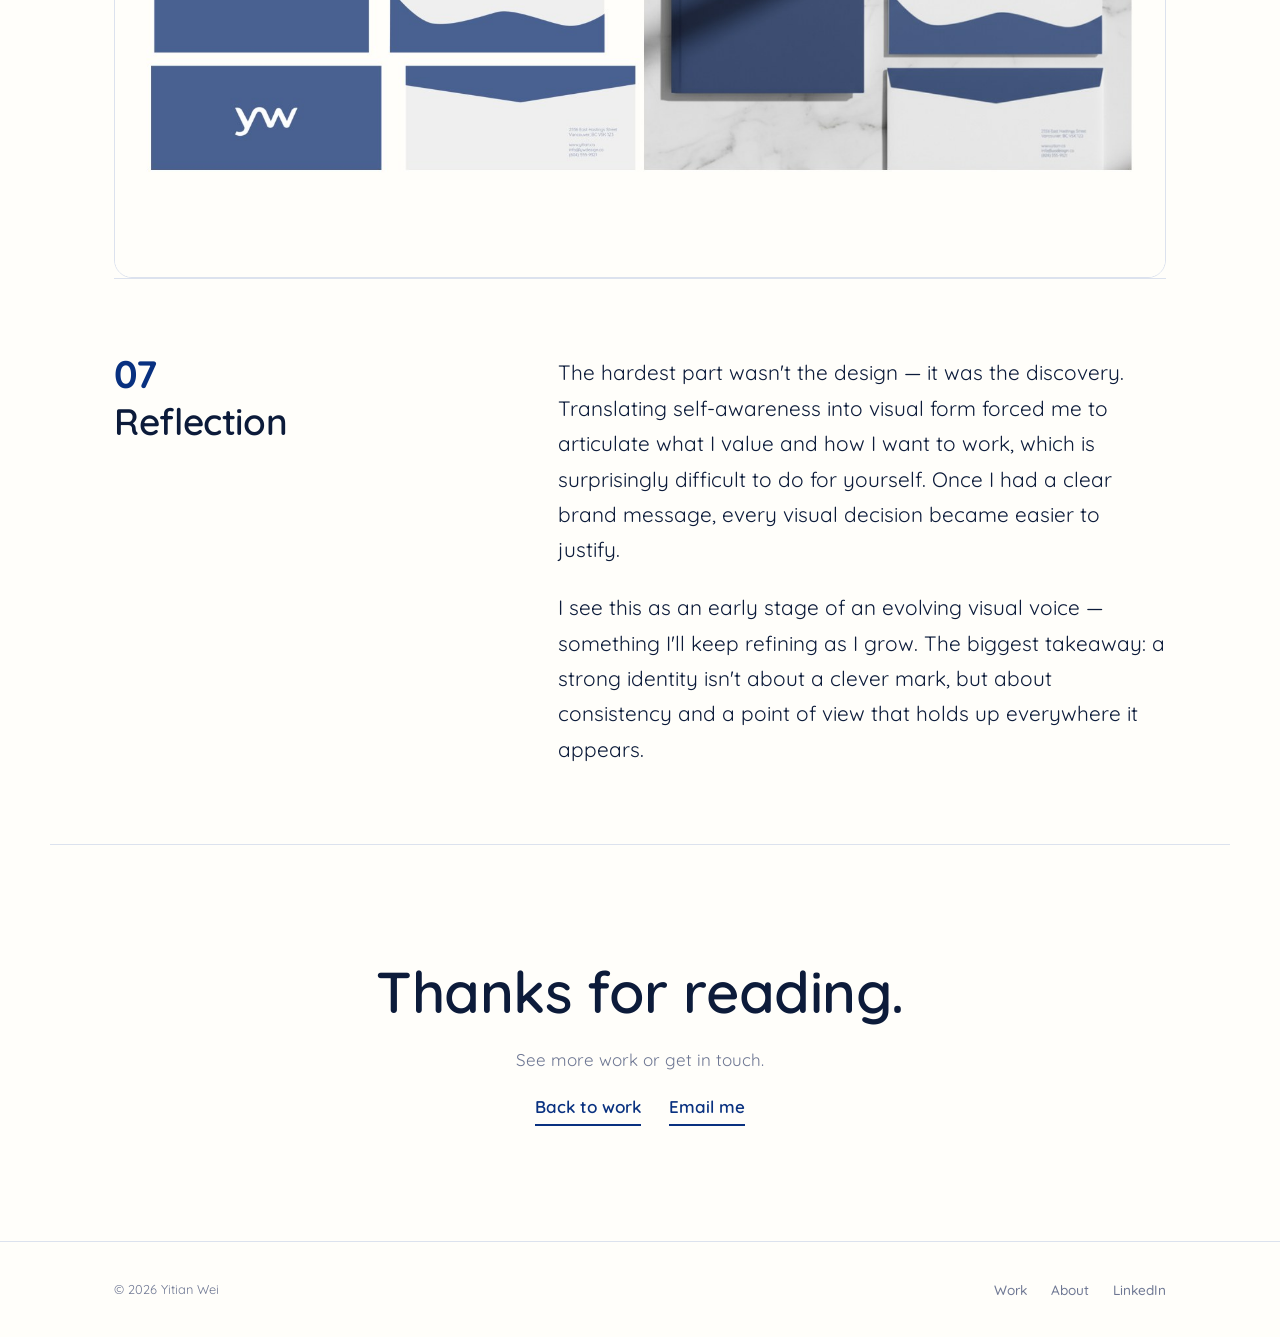
<file: work-personal-identity.html>
<!DOCTYPE html>
<html lang="en">
<head>
  <meta charset="UTF-8" />
  <meta name="viewport" content="width=device-width, initial-scale=1.0" />
  <title>Personal Brand Identity — Yitian Wei</title>
  <meta name="description" content="Case study: a personal brand identity built around empathy and calm clarity — discovery, the yw logo, a cobalt-blue system, typography, and stationery." />
  <link rel="preconnect" href="https://fonts.googleapis.com" />
  <link rel="preconnect" href="https://fonts.gstatic.com" crossorigin />
  <link href="https://fonts.googleapis.com/css2?family=Quicksand:wght@300;400;500;600;700&display=swap" rel="stylesheet" />
  <link rel="stylesheet" href="css/styles.css" />
</head>
<body>
  <div class="blob blob--1"></div>
  <div class="blob blob--2"></div>

  <nav class="nav">
    <div class="nav__inner">
      <a class="nav__logo" href="index.html">Yitian <b>Wei</b></a>
      <div class="nav__links">
        <a href="index.html">Work</a>
        <a href="about.html">About</a>
        <a href="work-personal-identity.html" aria-current="page">Project</a>
      </div>
    </div>
  </nav>

  <header class="case-hero wrap">
    <p class="eyebrow reveal d1">Case Study · Personal Branding</p>
    <h1 class="reveal d2">Personal Brand Identity</h1>
    <p class="tagline reveal d3">"Design with heart, built with clarity."</p>
    <p class="lead muted reveal d3" style="margin-top:18px;">
      A complete personal brand built to introduce me before I ever say a word — defining who
      I am as a designer, then translating that into a calm, cohesive visual system.
    </p>
    <div class="case-facts reveal d4">
      <div><h4>Role</h4><p>Brand strategy, logo, visual system &amp; collateral — solo project</p></div>
      <div><h4>Tools</h4><p>Illustrator, Photoshop, Canva</p></div>
      <div><h4>Year</h4><p>2025 · BCIT Graphic Design</p></div>
    </div>
  </header>

  <section class="wrap" style="padding-top:clamp(28px,5vw,48px);">
    <div class="bb full"><img src="images/identity-hero.jpg" alt="Personal Identity — yw brand cover" /></div>
  </section>

  <!-- 01 OVERVIEW -->
  <section class="wrap">
    <div class="case-block">
      <div><div class="num">01</div><h2>Overview</h2></div>
      <div class="body lead">
        <p>
          As a designer stepping into the industry, I needed a personal brand that could speak
          for me — on a portfolio, a business card, a LinkedIn page. The goal wasn't a trendy
          logo, but a coherent identity rooted in who I am and how I work.
        </p>
        <p>
          <strong>The objective:</strong> define a clear brand message and tone of voice, then
          translate it into a flexible visual system — logo, color, and typography — and apply
          it consistently across print and digital touchpoints.
        </p>
      </div>
    </div>

    <!-- 02 DISCOVERY -->
    <div class="case-block">
      <div><div class="num">02</div><h2>Discovery</h2></div>
      <div class="body">
        <p class="lead" style="margin-bottom:1.4em;">
          I started by exploring who I am — not only as a designer, but as a person. Translating
          self-awareness into visual form turned out to be harder than I expected, but it gave the
          whole system a foundation.
        </p>
        <ul class="steps">
          <li><b>Personality</b><span>Empathetic, calm, thoughtful — approaching design with both heart and logic.</span></li>
          <li><b>Values</b><span>Kindness · Clarity · Honesty · Sincerity.</span></li>
          <li><b>USP</b><span>A designer who blends structure with warmth — bringing empathy and calm clarity into every decision.</span></li>
          <li><b>Audience</b><span>Young audiences who value calm, thoughtful design — students, young professionals, and small creative brands that prefer sincerity over flashiness.</span></li>
        </ul>
      </div>
    </div>
  </section>

  <section class="wrap" style="padding-top:0;">
    <div class="bb full"><img src="images/identity-moodboard.jpg" alt="Brand discovery moodboard" /></div>
  </section>

  <!-- 03 BRAND MESSAGE -->
  <section class="wrap">
    <div class="case-block">
      <div><div class="num">03</div><h2>Brand Message</h2></div>
      <div class="body lead">
        <p>
          I believe great design is more than aesthetics — it's about making people feel
          understood. I bring empathy and calm intention to every project, translating complex
          ideas into clear, approachable visuals.
        </p>
        <p style="color:var(--ink-soft); font-size:1rem;">
          <strong style="color:var(--accent);">Tone of voice:</strong> Calm, never rushed ·
          Warm and sincere · Clear, without unnecessary complexity · Genuine and human.
        </p>
      </div>
    </div>

    <!-- 04 LOGO -->
    <div class="case-block">
      <div><div class="num">04</div><h2>Logo</h2></div>
      <div class="body lead">
        <p>
          The mark is built from my initials, <strong>"yw,"</strong> as a minimal, balanced
          wordmark. The rounded, flowing letterforms express connection and empathy, while the
          geometric precision reflects logic and balance — two traits central to how I design.
        </p>
        <p>
          A cobalt-blue circle gives the mark a calm, steady foundation: blue for trust and
          sincerity, the circle for wholeness and inclusiveness. Together they carry a quiet
          confidence — professional, but approachable.
        </p>
      </div>
    </div>
  </section>

  <section class="wrap" style="padding-top:0;">
    <div class="brandbook">
      <div class="bb"><img src="images/identity-logo-dev.jpg" alt="Logo development sketches" /></div>
      <div class="bb"><img src="images/identity-logo.jpg" alt="Final yw logo and variations" /></div>
    </div>
  </section>

  <!-- 05 VISUAL SYSTEM -->
  <section class="wrap">
    <div class="case-block">
      <div><div class="num">05</div><h2>Visual System</h2></div>
      <div class="body">
        <p class="lead" style="margin-bottom:1.2em;">
          The system centers on cobalt blue to express clarity, trust, and sincerity, balanced
          with muted blue and off-white for warmth and quiet confidence. The typeface, Quicksand,
          echoes the rounded "yw" wordmark — friendly, clear, and modern.
        </p>
        <div class="swatches">
          <div class="swatch"><div class="chip" style="background:#093180;"></div><div class="info"><b>Cobalt Blue</b><span>#093180</span></div></div>
          <div class="swatch"><div class="chip" style="background:#496091;"></div><div class="info"><b>Muted Blue</b><span>#496091</span></div></div>
          <div class="swatch"><div class="chip" style="background:#FFFEFA; border-bottom:1px solid var(--line);"></div><div class="info"><b>Off-White</b><span>#FFFEFA</span></div></div>
        </div>
      </div>
    </div>
  </section>

  <section class="wrap" style="padding-top:0;">
    <div class="brandbook">
      <div class="bb"><img src="images/identity-color.jpg" alt="Color scheme" /></div>
      <div class="bb"><img src="images/identity-type.jpg" alt="Brand typography — Quicksand" /></div>
    </div>
  </section>

  <!-- 06 APPLICATION -->
  <section class="wrap">
    <div class="case-block">
      <div><div class="num">06</div><h2>Application</h2></div>
      <div class="body lead">
        <p>
          Finally, I applied the system to a stationery suite — carrying the logo, palette, and
          rounded supporting shapes across business cards and letterhead so the brand feels
          consistent everywhere it appears.
        </p>
      </div>
    </div>
  </section>

  <section class="wrap" style="padding-top:0;">
    <div class="bb full"><img src="images/identity-stationery.jpg" alt="Stationery suite" /></div>
  </section>

  <!-- 07 REFLECTION -->
  <section class="wrap">
    <div class="case-block">
      <div><div class="num">07</div><h2>Reflection</h2></div>
      <div class="body lead">
        <p>
          The hardest part wasn't the design — it was the discovery. Translating self-awareness
          into visual form forced me to articulate what I value and how I want to work, which is
          surprisingly difficult to do for yourself. Once I had a clear brand message, every
          visual decision became easier to justify.
        </p>
        <p>
          I see this as an early stage of an evolving visual voice — something I'll keep refining
          as I grow. The biggest takeaway: a strong identity isn't about a clever mark, but about
          consistency and a point of view that holds up everywhere it appears.
        </p>
      </div>
    </div>
  </section>

  <section class="endcta wrap">
    <h2>Thanks for reading.</h2>
    <p class="muted">See more work or get in touch.</p>
    <p style="margin-top:18px; display:flex; gap:28px; justify-content:center; flex-wrap:wrap;">
      <a class="big" href="index.html">Back to work</a>
      <a class="big" href="mailto:yitianweibiz@gmail.com">Email me</a>
    </p>
  </section>

  <footer class="footer">
    <div class="footer__inner">
      <span class="copy">© 2026 Yitian Wei</span>
      <div style="display:flex; gap:24px;">
        <a href="index.html">Work</a>
        <a href="about.html">About</a>
        <a href="https://www.linkedin.com/in/yitianw/" target="_blank" rel="noopener">LinkedIn</a>
      </div>
    </div>
  </footer>
</body>
</html>
</file>
<file: css/styles.css>
/* =========================================================
   YITIAN WEI — PORTFOLIO
   Brand system: cobalt blue · off-white · Quicksand
   Calm · warm · clear · genuine
   ---------------------------------------------------------
   Brand palette (from the Personal Identity project):
     Cobalt  #093180   Muted blue #496091   Off-white #FFFEFA
   ========================================================= */

:root {
  --paper:    #FFFEFA;   /* off-white background (brand)     */
  --paper-2:  #EEF1F8;   /* panels / cards (cool tint)       */
  --ink:      #0C1B3A;   /* primary text (deep navy)         */
  --ink-soft: #6E7793;   /* secondary text (muted blue-grey) */
  --line:     #DCE2EE;   /* hairline rules                   */
  --accent:   #093180;   /* cobalt blue — brand primary      */
  --accent-2: #496091;   /* muted blue — brand secondary     */

  --maxw: 1180px;
  --gutter: clamp(20px, 5vw, 64px);
  --radius: 18px;

  --display: "Quicksand", system-ui, sans-serif;
  --body: "Quicksand", system-ui, sans-serif;

  --ease: cubic-bezier(0.22, 1, 0.36, 1);
}

/* ----------  RESET  ---------- */
*, *::before, *::after { box-sizing: border-box; margin: 0; padding: 0; }
html { scroll-behavior: smooth; -webkit-font-smoothing: antialiased; }
body {
  background: var(--paper);
  color: var(--ink);
  font-family: var(--body);
  font-size: 17px;
  line-height: 1.7;
  font-weight: 400;
  overflow-x: hidden;
}
img { display: block; max-width: 100%; }
a { color: inherit; text-decoration: none; }

/* soft brand blobs — rounded organic shapes, very subtle */
.blob { position: fixed; border-radius: 50%; filter: blur(70px); opacity: 0.13; z-index: 0; pointer-events: none; }
.blob--1 { width: 460px; height: 460px; background: var(--accent); top: -160px; right: -120px; }
.blob--2 { width: 380px; height: 380px; background: var(--accent-2); bottom: -140px; left: -120px; opacity: 0.10; }

/* ----------  LAYOUT  ---------- */
.wrap { max-width: var(--maxw); margin: 0 auto; padding-inline: var(--gutter); position: relative; z-index: 2; }
.section { padding-block: clamp(56px, 9vw, 130px); position: relative; z-index: 2; }

/* ----------  TYPE  ---------- */
h1, h2, h3 { font-family: var(--display); font-weight: 600; line-height: 1.08; letter-spacing: -0.01em; }
.eyebrow {
  font-family: var(--body); font-weight: 600;
  font-size: 0.72rem; letter-spacing: 0.22em; text-transform: uppercase;
  color: var(--accent); display: inline-flex; align-items: center; gap: 0.7em;
}
.eyebrow::before { content: ""; width: 28px; height: 2px; border-radius: 2px; background: var(--accent); display: inline-block; }
.lead { font-size: clamp(1.05rem, 1.8vw, 1.3rem); font-weight: 400; color: var(--ink); }
.muted { color: var(--ink-soft); }

/* ----------  NAV  ---------- */
.nav {
  position: sticky; top: 0; z-index: 50;
  background: color-mix(in srgb, var(--paper) 82%, transparent);
  backdrop-filter: blur(10px);
  border-bottom: 1px solid var(--line);
}
.nav__inner { max-width: var(--maxw); margin: 0 auto; padding: 16px var(--gutter); display: flex; align-items: center; justify-content: space-between; }
.nav__logo { font-family: var(--display); font-size: 1.2rem; font-weight: 500; letter-spacing: 0.02em; color: var(--accent); }
.nav__logo b { font-weight: 700; }
.nav__links { display: flex; gap: clamp(18px, 3vw, 40px); align-items: center; }
.nav__links a {
  font-size: 0.8rem; font-weight: 500; letter-spacing: 0.06em; text-transform: uppercase;
  position: relative; padding-block: 4px; color: var(--ink-soft); transition: color 0.3s var(--ease);
}
.nav__links a::after { content: ""; position: absolute; left: 0; bottom: 0; width: 100%; height: 2px; border-radius: 2px; background: var(--accent); transform: scaleX(0); transform-origin: right; transition: transform 0.35s var(--ease); }
.nav__links a:hover, .nav__links a[aria-current="page"] { color: var(--accent); }
.nav__links a:hover::after, .nav__links a[aria-current="page"]::after { transform: scaleX(1); transform-origin: left; }

/* ----------  HERO  ---------- */
.hero { padding-top: clamp(50px, 8vw, 96px); padding-bottom: clamp(40px, 6vw, 80px); position: relative; z-index: 2; }
.hero__name { font-size: clamp(3.2rem, 12vw, 10rem); font-weight: 600; letter-spacing: -0.03em; line-height: 0.92; color: var(--ink); }
.hero__name .it { color: var(--accent); font-weight: 500; }
.hero__row { display: flex; flex-wrap: wrap; gap: clamp(24px, 5vw, 80px); align-items: flex-end; margin-top: clamp(24px, 4vw, 48px); }
.hero__headline { font-size: clamp(1.4rem, 2.6vw, 2.1rem); font-family: var(--display); font-weight: 500; max-width: 18ch; line-height: 1.2; color: var(--accent); }
.hero__intro { max-width: 44ch; color: var(--ink-soft); }

/* ----------  WORKS GRID  ---------- */
.works { display: grid; grid-template-columns: repeat(12, 1fr); gap: clamp(20px, 3vw, 40px); }
.work { grid-column: span 6; display: block; position: relative; }
.work--wide { grid-column: span 12; }
.work__thumb { position: relative; overflow: hidden; background: var(--paper-2); aspect-ratio: 4 / 3; border: 1px solid var(--line); border-radius: var(--radius); }
.work--wide .work__thumb { aspect-ratio: 16 / 7; }
.work__thumb img { width: 100%; height: 100%; object-fit: cover; transition: transform 0.7s var(--ease); }
.work:hover .work__thumb img { transform: scale(1.04); }
.work__meta { display: flex; justify-content: space-between; align-items: baseline; margin-top: 16px; gap: 16px; }
.work__title { font-family: var(--display); font-size: 1.4rem; font-weight: 600; color: var(--ink); }
.work__tag { font-size: 0.72rem; letter-spacing: 0.14em; text-transform: uppercase; color: var(--accent); white-space: nowrap; font-weight: 600; }
.work__desc { color: var(--ink-soft); font-size: 0.95rem; margin-top: 6px; max-width: 52ch; }
.work__arrow { display: inline-block; transition: transform 0.4s var(--ease); color: var(--accent); }
.work:hover .work__arrow { transform: translate(4px, -4px); }

/* placeholder block */
.ph {
  position: absolute; inset: 0; display: flex; flex-direction: column; align-items: center; justify-content: center;
  gap: 6px; text-align: center; padding: 24px;
  background: repeating-linear-gradient(45deg, transparent, transparent 11px, color-mix(in srgb, var(--accent) 5%, transparent) 11px, color-mix(in srgb, var(--accent) 5%, transparent) 12px), var(--paper-2);
  color: var(--ink-soft);
}
.ph span { font-size: 0.7rem; letter-spacing: 0.14em; text-transform: uppercase; font-weight: 600; }
.ph code { font-family: ui-monospace, "SF Mono", Menlo, monospace; font-size: 0.72rem; color: var(--accent); }
.ph svg { width: 30px; height: 30px; stroke: var(--accent); opacity: 0.55; }

/* ----------  ABOUT  ---------- */
.about-grid { display: grid; grid-template-columns: 1fr 1.4fr; gap: clamp(32px, 6vw, 90px); align-items: start; }
.portrait { position: relative; aspect-ratio: 3 / 4; border: 1px solid var(--line); border-radius: var(--radius); background: var(--paper-2); overflow: hidden; }
.portrait img { width: 100%; height: 100%; object-fit: cover; }
.prose p { margin-bottom: 1.2em; }
.prose p:last-child { margin-bottom: 0; }

.facts { margin-top: clamp(40px, 6vw, 80px); display: grid; grid-template-columns: repeat(2, 1fr); gap: clamp(28px, 4vw, 56px); }
.facts h3 { font-family: var(--body); font-weight: 700; font-size: 0.74rem; letter-spacing: 0.18em; text-transform: uppercase; color: var(--accent); margin-bottom: 16px; }
.facts ul { list-style: none; }
.facts li { padding: 10px 0; border-top: 1px solid var(--line); font-size: 0.95rem; }
.facts li:last-child { border-bottom: 1px solid var(--line); }
.facts .role { font-weight: 600; }
.facts .when { color: var(--ink-soft); font-size: 0.85rem; }

.skills-tags { display: flex; flex-wrap: wrap; gap: 10px; }
.skills-tags span { font-size: 0.82rem; font-weight: 500; padding: 7px 16px; border: 1px solid var(--line); border-radius: 100px; color: var(--accent); background: var(--paper); }

/* ----------  BUTTON  ---------- */
.btn {
  display: inline-flex; align-items: center; gap: 12px; font-family: var(--body); font-size: 0.82rem; font-weight: 600;
  letter-spacing: 0.06em; text-transform: uppercase; padding: 14px 26px; border: 2px solid var(--accent);
  border-radius: 100px; color: var(--accent); transition: all 0.35s var(--ease);
}
.btn:hover { background: var(--accent); color: var(--paper); }
.btn svg { width: 16px; height: 16px; stroke: currentColor; }

/* ----------  PROJECT (case study)  ---------- */
.case-hero { padding-top: clamp(40px, 6vw, 80px); }
.case-hero h1 { font-size: clamp(2.6rem, 7vw, 5.5rem); margin-top: 18px; color: var(--ink); }
.case-hero .lead { margin-top: 22px; max-width: 52ch; }
.tagline { font-family: var(--display); font-weight: 600; color: var(--accent); font-size: clamp(1.3rem,2.4vw,1.9rem); margin-top: 26px; }

.case-facts { display: grid; grid-template-columns: repeat(3, 1fr); gap: 28px; margin-top: clamp(36px, 5vw, 64px); padding-top: 30px; border-top: 1px solid var(--line); }
.case-facts h4 { font-family: var(--body); font-weight: 700; font-size: 0.7rem; letter-spacing: 0.18em; text-transform: uppercase; color: var(--ink-soft); margin-bottom: 10px; }
.case-facts p { font-size: 0.95rem; }

.case-block { display: grid; grid-template-columns: 1fr 1.6fr; gap: clamp(28px, 5vw, 72px); padding-block: clamp(40px, 6vw, 80px); border-top: 1px solid var(--line); align-items: start; }
.case-block .num { font-family: var(--display); font-weight: 700; font-size: 2.4rem; color: var(--accent); line-height: 1; }
.case-block h2 { font-size: clamp(1.6rem, 3vw, 2.3rem); margin-top: 8px; color: var(--ink); }
.case-block .body p { margin-bottom: 1.1em; }
.case-block .body p:last-child { margin-bottom: 0; }
.case-block ul.steps { list-style: none; margin-top: 8px; }
.case-block ul.steps li { padding: 14px 0; border-top: 1px solid var(--line); display: grid; grid-template-columns: 130px 1fr; gap: 18px; align-items: baseline; }
.case-block ul.steps li:first-child { border-top: none; padding-top: 0; }
.case-block ul.steps li b { font-family: var(--display); color: var(--accent); font-weight: 600; font-size: 0.95rem; }

/* swatches */
.swatches { display: flex; flex-wrap: wrap; gap: 14px; margin-top: 4px; }
.swatch { border-radius: 14px; overflow: hidden; border: 1px solid var(--line); width: 150px; }
.swatch .chip { height: 90px; }
.swatch .info { padding: 10px 12px; font-size: 0.78rem; }
.swatch .info b { display: block; font-weight: 600; }
.swatch .info span { color: var(--ink-soft); }

/* brand book gallery — shows full pages at natural ratio */
.brandbook { display: grid; grid-template-columns: repeat(2, 1fr); gap: clamp(16px, 2.5vw, 26px); margin-top: 18px; }
.bb { position: relative; border: 1px solid var(--line); border-radius: var(--radius); background: var(--paper-2); overflow: hidden; }
.bb.full { grid-column: 1 / -1; }
.bb img { width: 100%; height: auto; display: block; }
.bb .ph { position: relative; inset: auto; aspect-ratio: 16 / 10; }

/* ----------  CTA / FOOTER  ---------- */
.endcta { text-align: center; padding-block: clamp(60px, 9vw, 130px); border-top: 1px solid var(--line); }
.endcta h2 { font-size: clamp(2rem, 5vw, 3.6rem); margin-bottom: 24px; color: var(--ink); }
.endcta a.big { font-family: var(--display); font-weight: 600; color: var(--accent); border-bottom: 2px solid var(--accent); padding-bottom: 2px; transition: opacity 0.3s; }
.endcta a.big:hover { opacity: 0.55; }

.footer { border-top: 1px solid var(--line); padding-block: 36px; position: relative; z-index: 2; }
.footer__inner { max-width: var(--maxw); margin: 0 auto; padding-inline: var(--gutter); display: flex; flex-wrap: wrap; gap: 20px; justify-content: space-between; align-items: center; }
.footer a { color: var(--ink-soft); font-size: 0.85rem; font-weight: 500; transition: color 0.3s; }
.footer a:hover { color: var(--accent); }
.footer .copy { font-size: 0.8rem; color: var(--ink-soft); }

/* ----------  LOAD ANIMATION  ---------- */
@keyframes rise { from { opacity: 0; transform: translateY(22px); } to { opacity: 1; transform: none; } }
.reveal { opacity: 0; animation: rise 0.9s var(--ease) forwards; }
.d1 { animation-delay: 0.05s; } .d2 { animation-delay: 0.15s; } .d3 { animation-delay: 0.25s; }
.d4 { animation-delay: 0.35s; } .d5 { animation-delay: 0.45s; } .d6 { animation-delay: 0.55s; }
@media (prefers-reduced-motion: reduce) { .reveal { animation: none; opacity: 1; } }

/* ----------  RESPONSIVE  ---------- */
@media (max-width: 820px) {
  .work { grid-column: span 12; }
  .about-grid { grid-template-columns: 1fr; }
  .portrait { max-width: 360px; }
  .case-block { grid-template-columns: 1fr; }
  .case-facts { grid-template-columns: 1fr; }
  .facts { grid-template-columns: 1fr; }
  .brandbook { grid-template-columns: 1fr; }
  .case-block ul.steps li { grid-template-columns: 1fr; gap: 4px; }
  .nav__links { gap: 16px; }
  .nav__links a { font-size: 0.72rem; }
}

/* ---- lifestyle mockup photos ---- */
.shot { border-radius:16px; overflow:hidden; box-shadow:0 22px 55px rgba(12,27,58,0.18); }
.shot img { width:100%; height:auto; display:block; }
.bb.shot { border:none; background:transparent; }
.hero-shot { max-width:600px; margin:0 auto; }

/* ---- framed/wall photo mockups (already have their own lighting) ---- */
.photo { border-radius:14px; overflow:hidden; }
.photo img { width:100%; height:auto; display:block; }
.merch-wrap { max-width:760px; margin:0 auto; }
</file>
